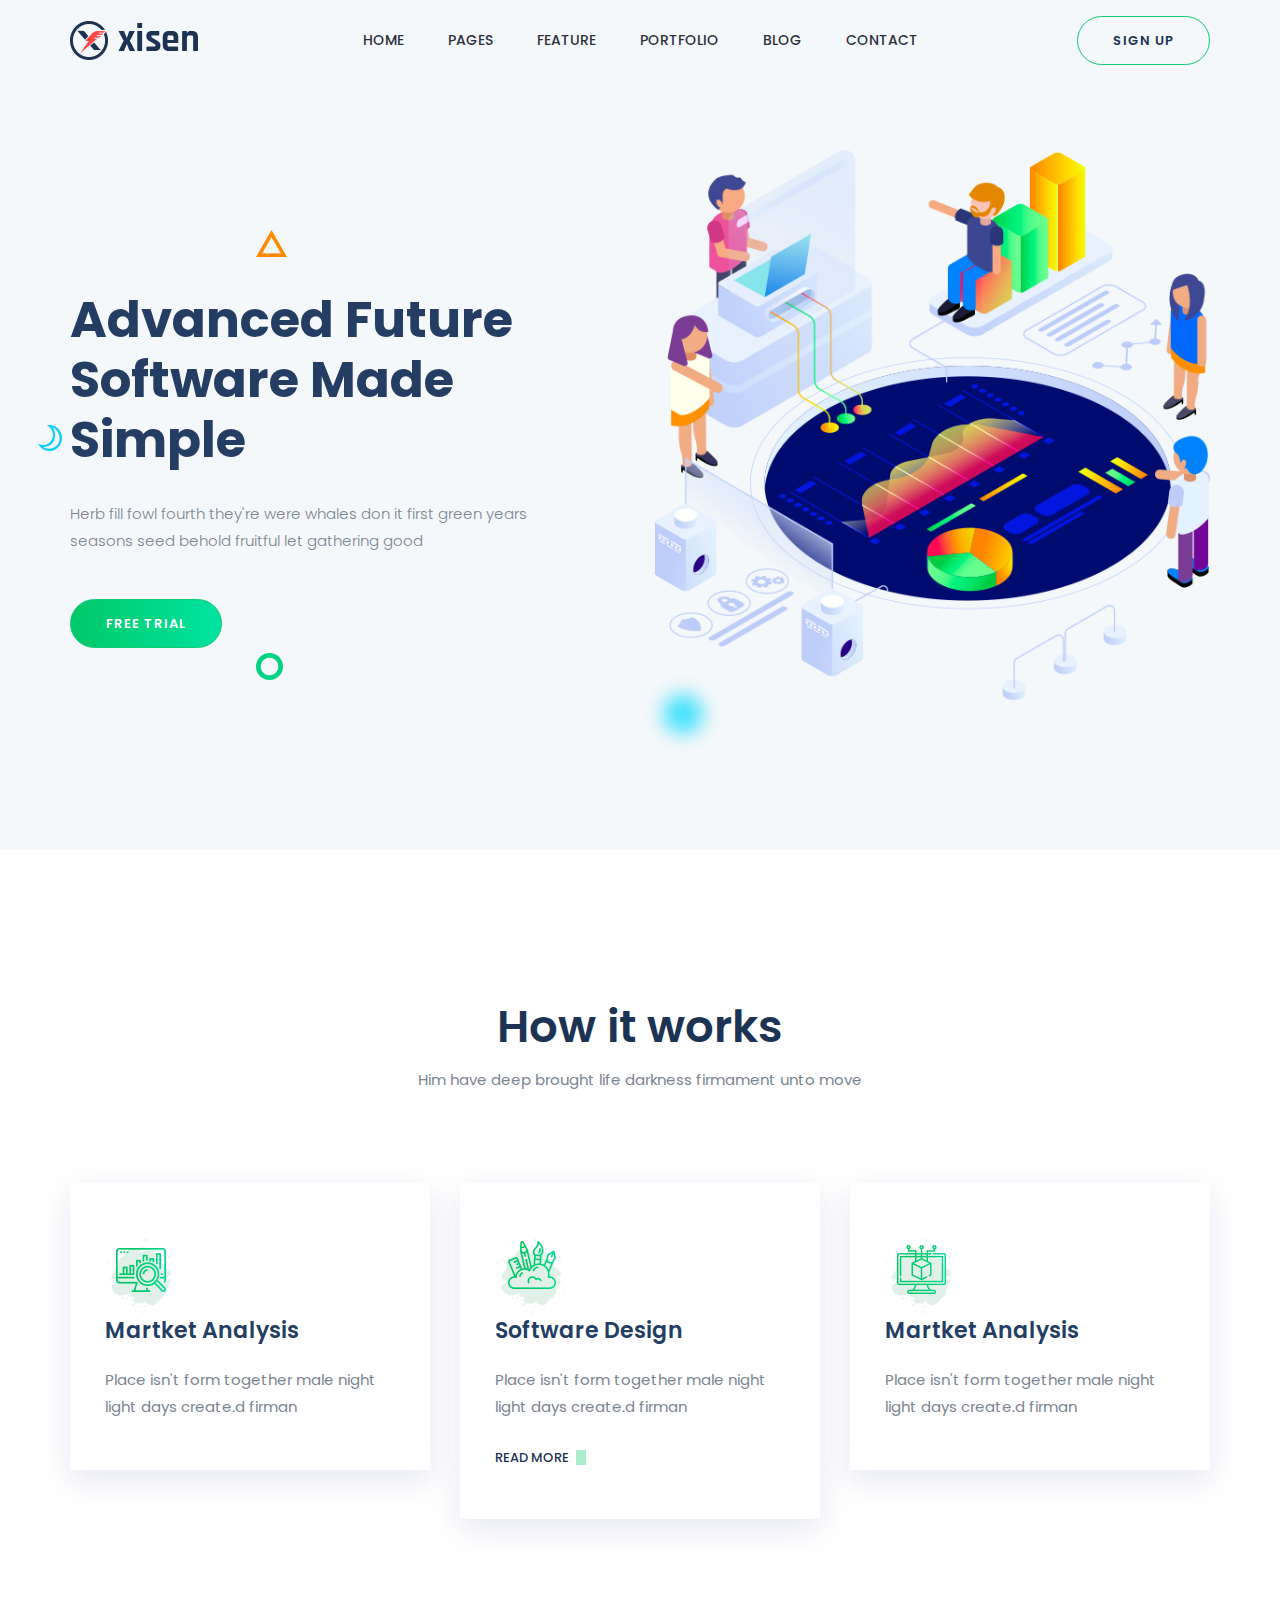
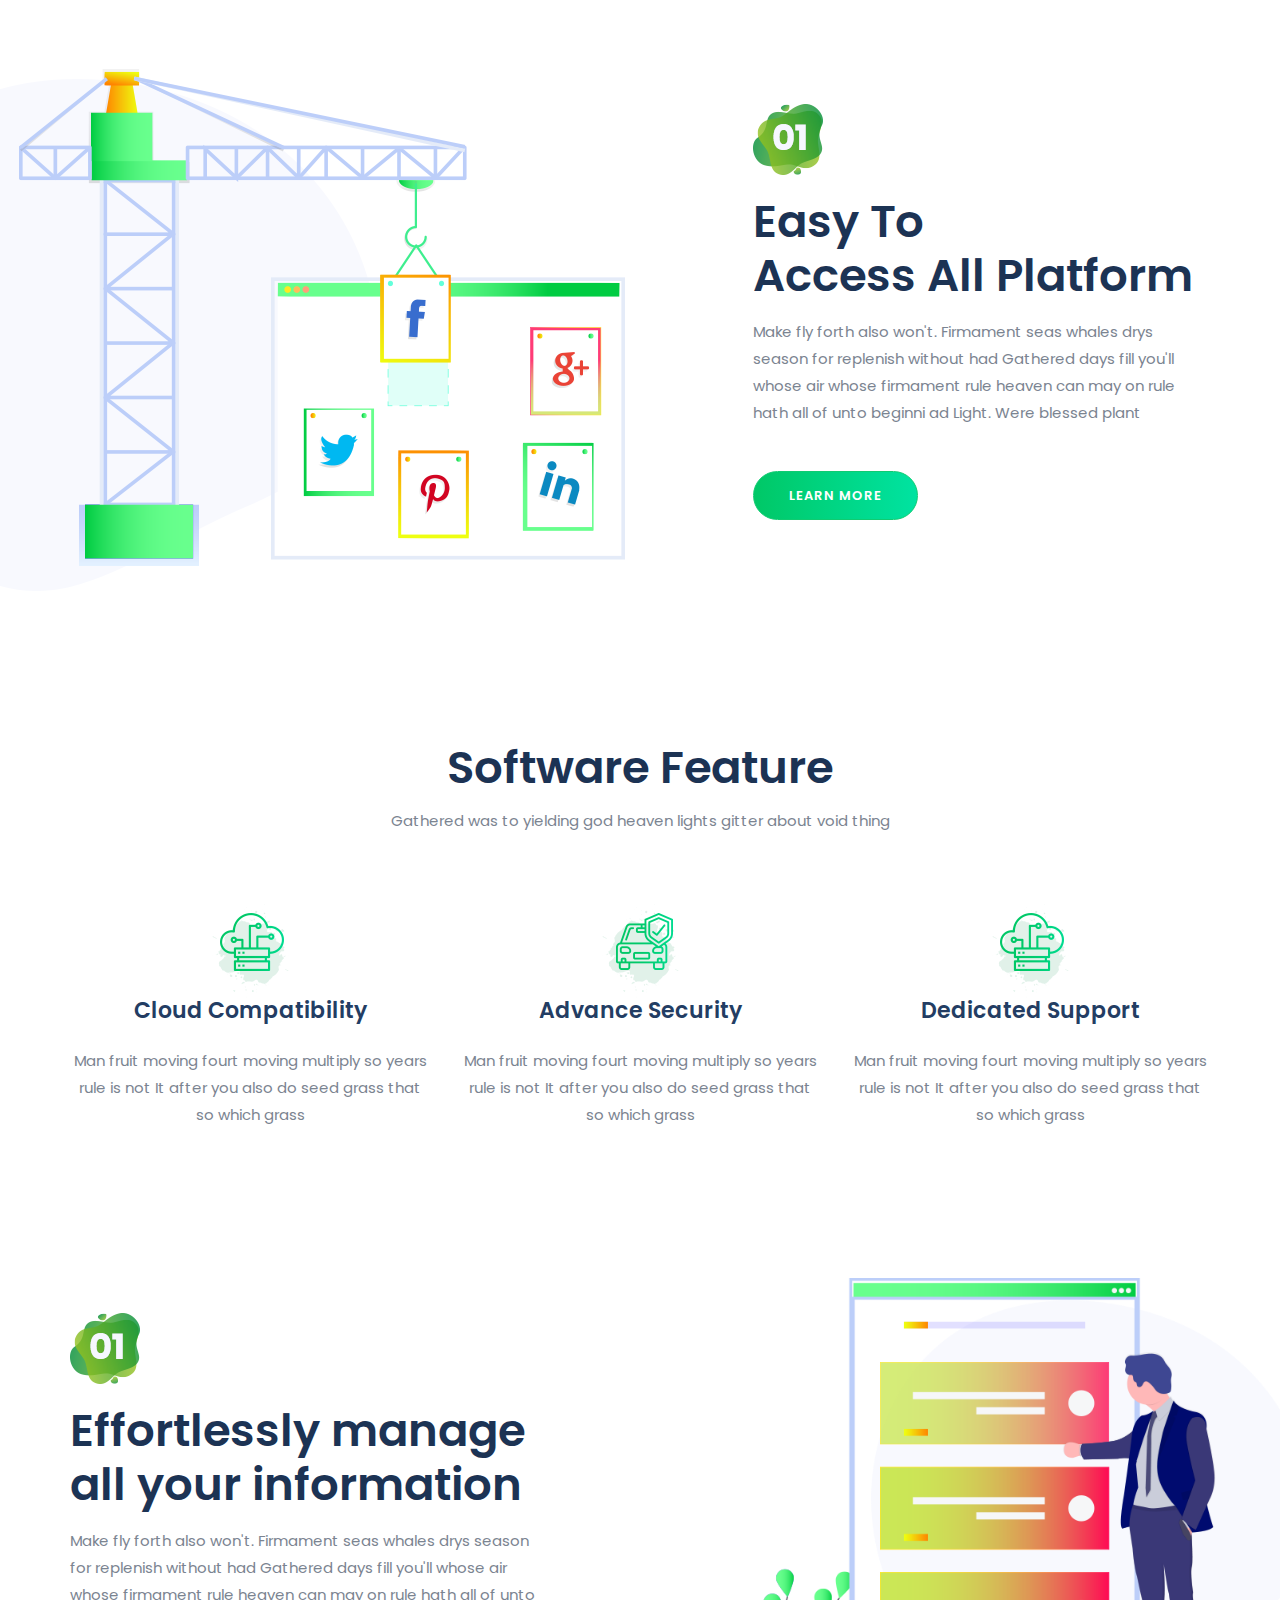
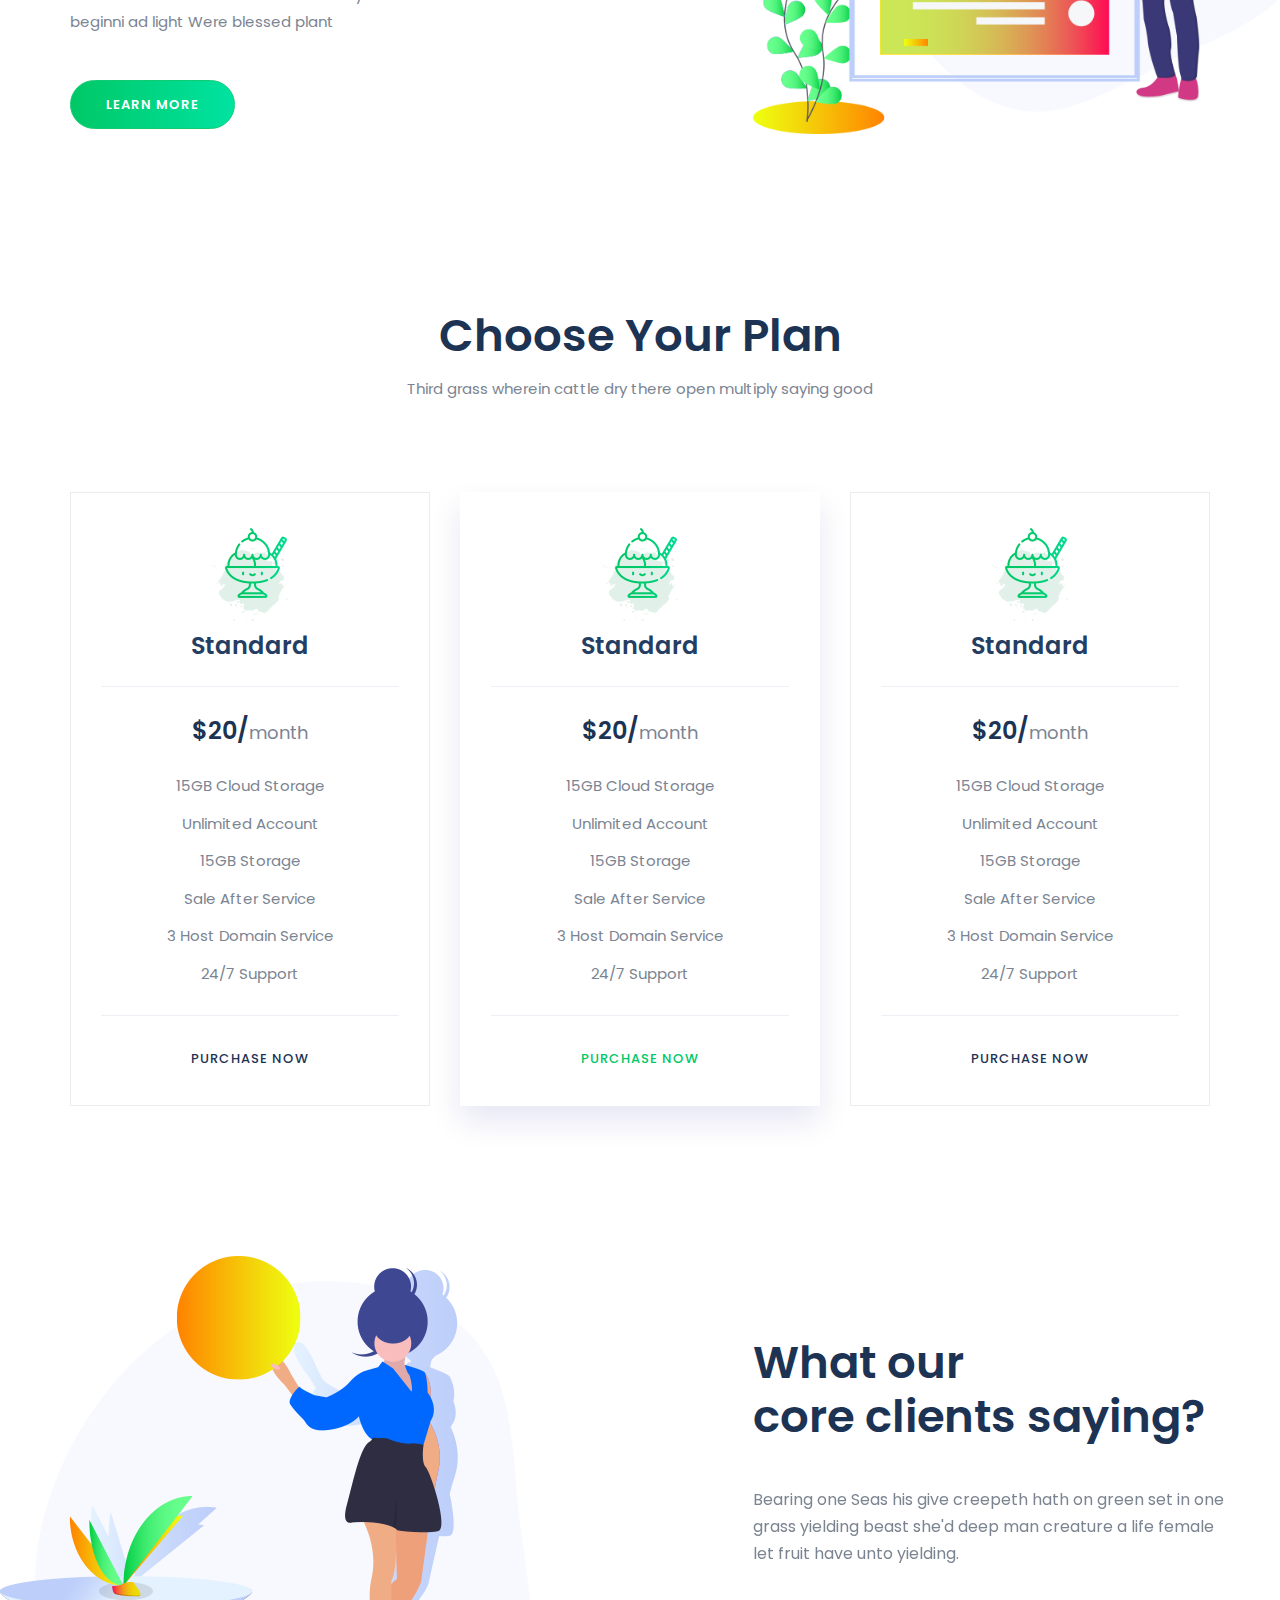
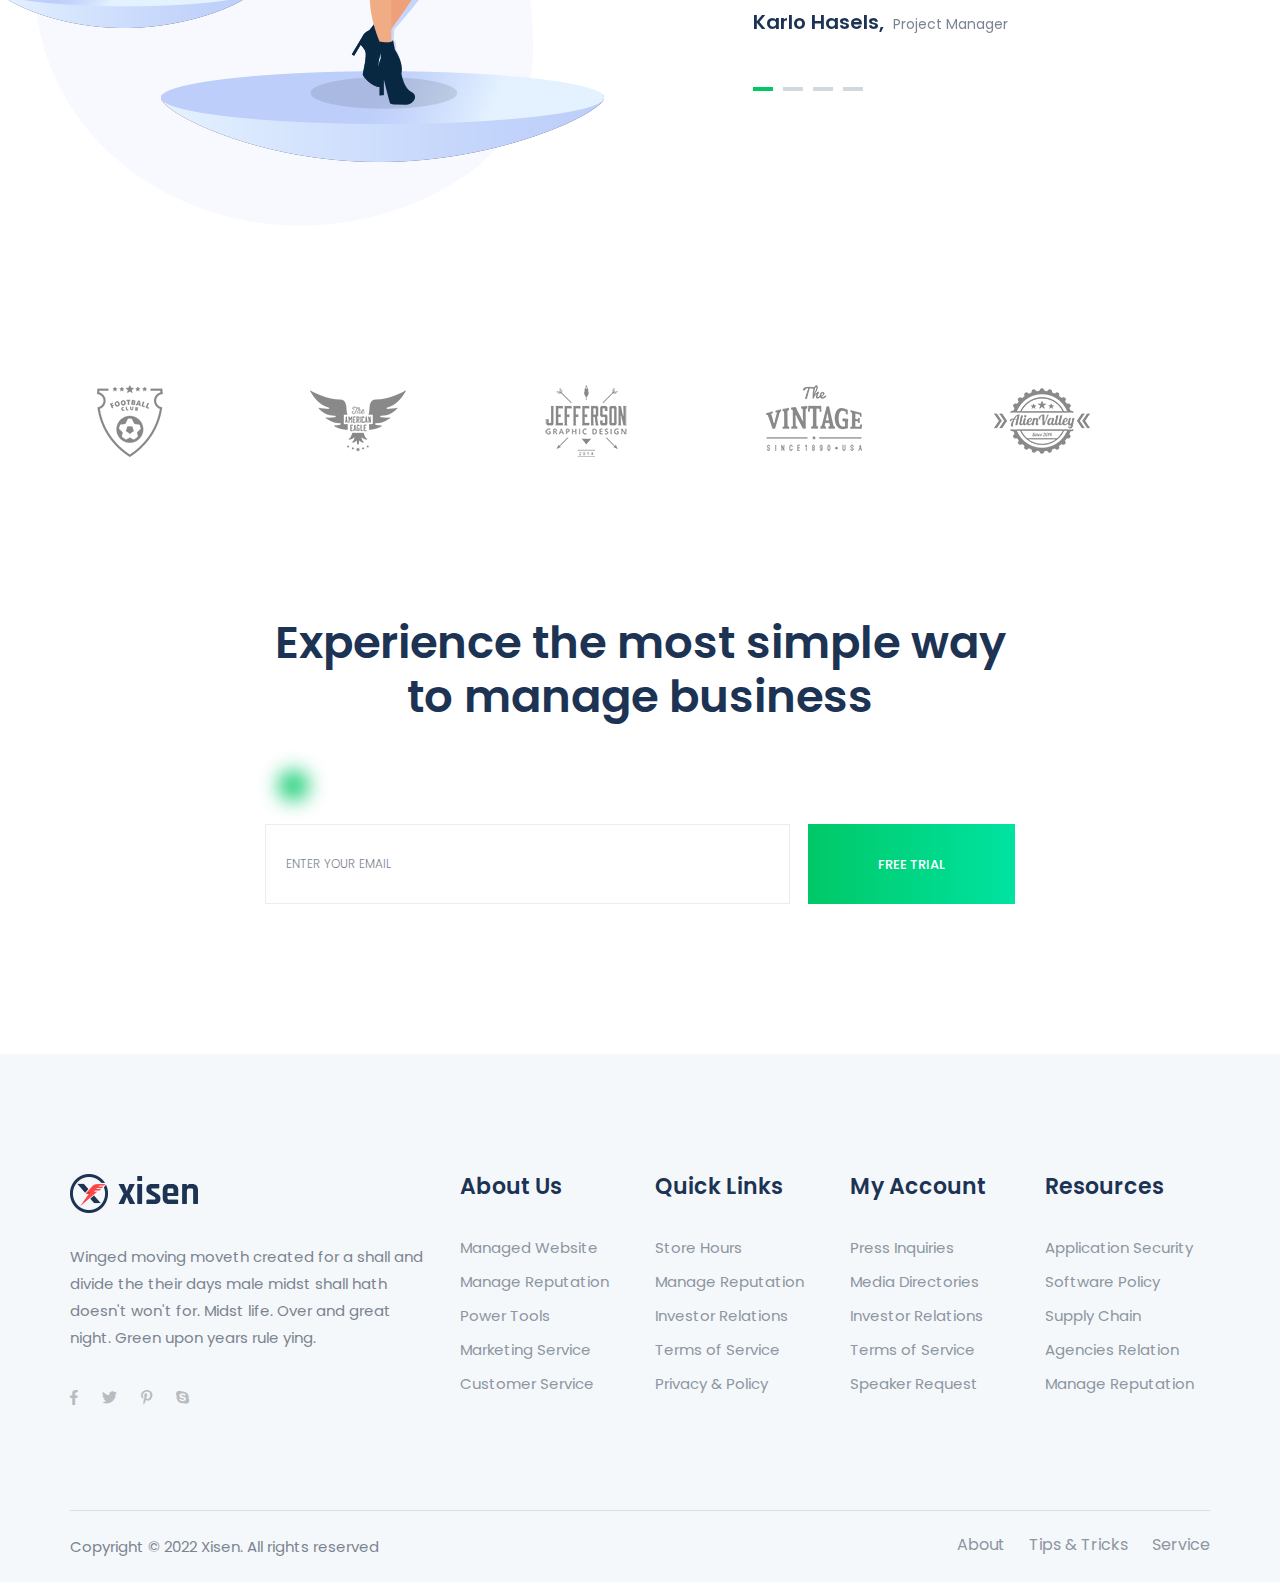
<file: index.html>
<!doctype html>
<html class="no-js" lang="">
    <head>
        <meta charset="utf-8">
        <meta http-equiv="x-ua-compatible" content="ie=edge">
        <title>Xisen - MultiPurpose HTML5 Template for Startup  </title>
        <meta name="description" content="">
        <meta name="viewport" content="width=device-width, initial-scale=1">

        <link rel="manifest" href="site.webmanifest">
        <!-- Place favicon.ico in the root directory -->
		<link rel="shortcut icon" type="image/x-icon" href="images/favicon.png">
        
		<!-- CSS here -->
        <link rel="stylesheet" href="css/bootstrap.min.css">
        <link rel="stylesheet" href="css/owl.carousel.min.css">
        <link rel="stylesheet" href="css/animate.min.css">
        <link rel="stylesheet" href="css/custom-animation.css">
        <link rel="stylesheet" href="css/magnific-popup.css">
        <link rel="stylesheet" href="css/fontawesome-all.min.css">
        <link rel="stylesheet" href="css/meanmenu.css">
        <link rel="stylesheet" href="css/slick.css">
        <link rel="stylesheet" href="css/aos.css">
        <link rel="stylesheet" href="css/default.css">
        <link rel="stylesheet" href="css/style.css">
        <link rel="stylesheet" href="css/responsive.css">
    </head>
    <body>
        <!-- header-area-start -->
        <header class="header-transparent">
            <div class="header-area">
                <div class="container">
                    <div class="row align-items-center">
                        <div class="col-xl-2 col-lg-2">
                            <div class="logo">
                                <a href="index.html"><img src="images/logo/logo-2.png" alt=""></a>
                            </div>
                        </div>
                        <div class="col-xl-8 col-lg-8">
                            <div class="main-menu text-center">
                                <nav id="mobile-menu">
                                    <ul>
                                        <li><a href="#">Home</a>
                                            <ul>
                                                <li><a href="index.html">Home Style 1</a></li>
                                                <li><a href="index2.html">Home Style 2</a></li>
                                                <li><a href="index3.html">Home Style 3</a></li>
                                            </ul>
                                        </li>
                                        <li><a href="#">pages</a></li>
                                        <li><a href="#">feature</a></li>
                                        <li><a href="#">portfolio</a></li>
                                        <li><a href="#">Blog</a></li>
                                        <li><a href="#">Contact</a></li>
                                    </ul>
                                </nav>
                            </div>
                            <div class="mobile-menu"></div>
                        </div>
                        <div class="col-xl-2 col-lg-2 d-none d-lg-block">
                            <div class="header-btn text-right">
                                <a href="#" class="btn btn-border">Sign up</a>
                            </div>
                        </div>
                    </div>
                </div>
            </div>
        </header>
         <!-- header-area-end -->
        <!-- slider-area-start -->
         <div class="slider-area">
            <div class="shape-slider">
                <img class="shape shape-1" src="images/shape/shape1.png" alt="">
                <img class="shape shape-2" src="images/shape/shape2.png" alt="">
                <img class="shape shape-3" src="images/shape/shape3.png" alt="">
                <img class="shape shape-4" src="images/shape/shape4.png" alt="">
            </div>
            <div class="single-slider slider-height header-bg  d-flex align-items-center fix">
                <div class="container">
                    <div class="row">
                        <div class="col-xl-5 col-lg-5">
                            <div class="slider-text">
                                <h2><span>Advanced</span> Future Software Made Simple</h2>
                                <p>Herb fill fowl fourth they're were whales don it first green years seasons seed behold fruitful let gathering good</p>
                                <a href="#" class="btn">Free trial</a>
                            </div>
                        </div>
                        <div class="col-xl-6 col-lg-6 offset-lg-1 offset-xl-1">
                            <div class="slider-img wow fadeInRight animated"data-wow-duration="2.5s">
                               <img src="images/slider/slider-img.png" alt="">
                            </div>
                        </div>
                    </div>
                </div>
            </div>
        </div>
        <!-- slider-area-end -->
        <!-- work-area-start -->
        <div class="how-work-area pt-150 pb-120">
            <div class="container">
                <div class="row">
                    <div class="col-xl-6 offset-xl-3">
                        <div class="section-title mb-90 text-center">
                            <h2>How it works</h2>
                            <p>Him have deep brought life darkness firmament unto move</p>
                        </div>
                    </div>
                </div>
                <div class="row">
                    <div class="col-xl-4 col-lg-4">
                        <div class="how-work mb-30">
                            <div class="how-work-icon">
                                <img src="images/icon/icon.png" alt="">
                            </div>
                            <div class="how-work-text">
                                <h3>Martket Analysis</h3>
                                <p>Place isn't form together male night light days create.d firman </p>
                            </div>
                        </div>
                    </div>
                    <div class="col-xl-4 col-lg-4">
                        <div class="how-work mb-30">
                            <div class="how-work-icon">
                                <img src="images/icon/icon2.png" alt="">
                            </div>
                            <div class="how-work-text">
                                <h3>Software Design</h3>
                                <p>Place isn't form together male night light days create.d firman</p>
                            </div>
                            <div class="how-work-link">
                                <a href="#">Read more</a>
                            </div>
                        </div>
                    </div>
                    <div class="col-xl-4 col-lg-4">
                        <div class="how-work mb-30">
                            <div class="how-work-icon">
                                <img src="images/icon/icon3.png" alt="">
                            </div>
                            <div class="how-work-text">
                                <h3>Martket Analysis</h3>
                                <p>Place isn't form together male night light days create.d firman </p>
                            </div>
                        </div>
                    </div>
                </div>
            </div>
        </div>
        <!-- work-area-end -->
        <!-- access-area-start -->    
        <div class="access-area">
            <div class="container">
                <div class="row">
                    <div class="col-xl-7 col-lg-7">
                        <div class="social-img wow fadeInLeft animated"data-wow-duration="1.5s" data-wow-delay=".5s">
                            <img src="images/bg/social-bg.png" alt="">
                        </div>
                    </div>
                    <div class="col-xl-5 col-lg-5">
                        <div class="access-text pt-35">
                            <img src="images/icon/access-icon.png" alt="">
                            <h3>Easy To <br> Access All Platform</h3>
                            <p>Make fly forth also won't. Firmament seas whales drys season for replenish without had Gathered days fill you'll whose air whose firmament rule heaven can may on rule hath all of unto beginni ad Light. Were blessed plant</p>
                                <a href="#" class="btn">Learn More</a>
                        </div>
                    </div>
                </div>
            </div>
        </div>
        <!-- access-area-end -->
        <!-- how-work-area-start -->
        <div class="how-work-area pt-150 pb-120">
            <div class="container">
                    <div class="row">
                        <div class="col-xl-6 offset-xl-3">
                            <div class="section-title text-center mb-70">
                                <h2>Software Feature</h2>
                                <p>Gathered was to yielding god heaven lights gitter about void thing</p>
                            </div>
                        </div>
                    </div>
                    <div class="row">
                        <div class="col-xl-4 col-lg-4 col-md-6">
                            <div class="how-work single-features text-center mb-30">
                                <div class="how-work-icon">
                                    <img src="images/icon/sf1.png" alt="">
                                </div>
                                <div class="how-work-text">
                                    <h3>Cloud Compatibility</h3>
                                    <p>Man fruit moving fourt moving multiply so years rule is not It after you also do seed grass that so which grass</p>
                                </div>
                            </div>
                        </div>
                        <div class="col-xl-4 col-lg-4 col-md-6">
                            <div class="how-work single-features text-center mb-30">
                                <div class="how-work-icon">
                                    <img src="images/icon/sf2.png" alt="">
                                </div>
                                <div class="how-work-text">
                                    <h3>Advance Security</h3>
                                    <p>Man fruit moving fourt moving multiply so years rule is not It after you also do seed grass that so which grass</p>
                                </div>
                            </div>
                        </div>
                        <div class="col-xl-4 col-lg-4 col-md-6">
                            <div class="how-work single-features text-center mb-30">
                                <div class="how-work-icon">
                                    <img src="images/icon/sf1.png" alt="">
                                </div>
                                <div class="how-work-text">
                                    <h3>Dedicated Support</h3>
                                    <p>Man fruit moving fourt moving multiply so years rule is not It after you also do seed grass that so which grass</p>
                                </div>
                            </div>
                        </div>
                   </div>
             </div>
        </div>
        <!-- how-work-area-end -->
        <!-- access-area-start -->    
        <div class="access-area fix">
            <div class="container">
                <div class="row">
                    <div class="col-xl-5 col-lg-5 pr-0">
                        <div class="access-text pt-35 mb-30">
                            <img src="images/icon/access-icon.png" alt="">
                            <h3>Effortlessly manage all your information</h3>
                            <p>Make fly forth also won't. Firmament seas whales drys season for replenish without had Gathered days fill you'll whose air whose firmament rule heaven can may on rule hath all of unto beginni ad light Were blessed plant </p>
                            <a href="#" class="btn">Learn More</a>
                        </div>
                    </div>
                    <div class="col-xl-5 col-lg-5 offset-lg-2 offset-xl-2">
                        <div class="access-img access-img-2">
                            <img src="images/bg/right-img.png" alt="">
                        </div>
                    </div>
                </div>
            </div>
        </div>
        <!-- access-area-end -->    
        <!-- price-area -start -->    
        <div class="price-area pt-150 pb-120">
            <div class="container">
                <div class="row">
                    <div class="col-xl-6 offset-xl-3">
                        <div class="section-title text-center mb-90">
                            <h2>Choose Your Plan</h2>
                            <p>Third grass wherein cattle dry there open multiply saying good</p>
                        </div>
                    </div>
                </div>
                <div class="row">
                    <div class="col-xl-4 col-lg-4 col-md-6">
                        <div class="price-box text-center mb-30">
                            <div class="price-header mb-30">
                                <img src="images/icon/price-icon.png" alt="">
                                <h3>Standard</h3>
                                <div class="price-text">
                                    <h4>$20/<span>month</span></h4>
                                </div>
                            </div>
                            <div class="price-plan-list">
                                <ul>
                                    <li>15GB Cloud Storage</li>
                                    <li>Unlimited Account</li>
                                    <li>15GB Storage</li>
                                    <li>Sale After Service</li>
                                    <li>3 Host Domain Service</li>
                                    <li>24/7 Support</li>
                                </ul>
                            </div>
                            <div class="price-link">
                                <a href="#">Purchase Now</a>
                            </div>
                        </div>
                    </div>
                    <div class="col-xl-4 col-lg-4 col-md-6">
                        <div class="price-box active text-center mb-30">
                            <div class="price-header mb-30">
                                <img src="images/icon/price-icon.png" alt="">
                                <h3>Standard</h3>
                                <div class="price-text">
                                    <h4>$20/<span>month</span></h4>
                                </div>
                            </div>
                            <div class="price-plan-list">
                                <ul>
                                    <li>15GB Cloud Storage</li>
                                    <li>Unlimited Account</li>
                                    <li>15GB Storage</li>
                                    <li>Sale After Service</li>
                                    <li>3 Host Domain Service</li>
                                    <li>24/7 Support</li>
                                </ul>
                            </div>
                            <div class="price-link">
                                <a href="#">Purchase Now</a>
                            </div>
                        </div>
                    </div>
                    <div class="col-xl-4 col-lg-4 col-md-6">
                        <div class="price-box text-center mb-30">
                            <div class="price-header mb-30">
                                <img src="images/icon/price-icon.png" alt="">
                                <h3>Standard</h3>
                                <div class="price-text">
                                    <h4>$20/<span>month</span></h4>
                                </div>
                            </div>
                            <div class="price-plan-list">
                                <ul>
                                    <li>15GB Cloud Storage</li>
                                    <li>Unlimited Account</li>
                                    <li>15GB Storage</li>
                                    <li>Sale After Service</li>
                                    <li>3 Host Domain Service</li>
                                    <li>24/7 Support</li>
                                </ul>
                            </div>
                            <div class="price-link">
                                <a href="#">Purchase Now</a>
                            </div>
                        </div>
                    </div>
                </div>
            </div>
        </div>
        <!-- price-area -end --> 
        <!-- testimonial-area-start -->
        <div class="testimonial-area fix">
            <div class="container">
                <div class="row">
                    <div class="col-xl-6 col-lg-12">
                        <div class="testimonial-img">
                            <img src="images/bg/test.png" alt="">
                        </div>
                    </div>
                    <div class="col-xl-5 col-lg-9 offset-lg-1 offset-xl-1 pr-0">
                        <div class="section-title title-black pt-80">
                             <h2>What our <br> core clients saying? </h2>
                        </div>
                        <div class="testimonial-active">
                            <div class="single-testimonial">
                                <p>Bearing one Seas his give creepeth hath on green set in one grass yielding beast she'd deep man creature a life female let fruit have unto yielding.</p>
                                <span><b>Karlo Hasels,</b> Project Manager</span>
                            </div>
                            <div class="single-testimonial">
                                <p>Bearing one Seas his give creepeth hath on green set in one grass yielding beast she'd deep man creature a life female let fruit have unto yielding.</p>
                                <span><b>Karlo Hasels,</b> Project Manager</span>
                            </div>
                            <div class="single-testimonial">
                                <p>Bearing one Seas his give creepeth hath on green set in one grass yielding beast she'd deep man creature a life female let fruit have unto yielding.</p>
                                <span><b>Karlo Hasels,</b> Project Manager</span>
                            </div>
                            <div class="single-testimonial">
                                <p>Bearing one Seas his give creepeth hath on green set in one grass yielding beast she'd deep man creature a life female let fruit have unto yielding.</p>
                                <span><b>Karlo Hasels,</b> Project Manager</span>
                            </div>
                        </div>
                     </div>
                </div>
            </div>
        </div>
        <!-- testimonial-area-end -->
        <!-- brand-area-start -->
        <div class="brand-area pt-150 pb-120">
            <div class="container">
                <div class="row">
                    <div class="col-xl-12">
                        <div class="brand-active">
                            <div class="single-brand mb-30">
                                <img src="images/icon/brand1.png" alt="">
                            </div>
                            <div class="single-brand mb-30">
                                <img src="images/icon/brand2.png" alt="">
                            </div>
                            <div class="single-brand mb-30">
                                <img src="images/icon/brand3.png" alt="">
                            </div>
                            <div class="single-brand mb-30">
                                <img src="images/icon/brand4.png" alt="">
                            </div>
                            <div class="single-brand mb-30">
                                <img src="images/icon/brand5.png" alt="">
                            </div>
                            <div class="single-brand mb-30">
                                <img src="images/icon/brand1.png" alt="">
                            </div>
                            <div class="single-brand mb-30">
                                <img src="images/icon/brand2.png" alt="">
                            </div>
                            <div class="single-brand mb-30">
                                <img src="images/icon/brand3.png" alt="">
                            </div>
                            <div class="single-brand mb-30">
                                <img src="images/icon/brand5.png" alt="">
                            </div>
                            <div class="single-brand mb-30">
                                <img src="images/icon/brand1.png" alt="">
                            </div>
                        </div>
                    </div>
                </div>
            </div>
        </div>
        <!-- brand-area-end -->
        <!-- newsletter-area-start -->
        <div class="newsletter-area pb-150">
            <div class="shape-section">
                <img class="shape shape-sr " src="images/shape/shape5.png" alt="">
            </div>
            <div class="container">
                <div class="row">
                    <div class="col-xl-8 offset-xl-2">
                        <div class="section-title text-center mb-100">
                            <h2>Experience the most simple way to manage business</h2>
                        </div>
                    </div>
                </div>
                <div class="row">
                    <div class="col-xl-8 offset-xl-2 col-lg-10 offset-lg-1">
                        <div class="newsletter">
                            <form action="#">
                                <input type="email" placeholder="Enter your email">
                                <button type="submit"><a href="#">free trial</a></button>
                            </form>
                        </div>
                    </div>
                </div>
            </div>
        </div>
        <!-- newsletter-area-end -->
        <!-- footer-area-start -->
        <footer>
            <div class="footer-area pt-120 pb-60 footer-bg">
                <div class="container">
                    <div class="row">
                        <div class="col-xl-4 col-lg-6 col-md-8">
                            <div class="footer-widget mb-40">
                                <div class="footer-text">
                                    <img src="images/logo/logo-2.png" alt="">
                                    <p>Winged moving moveth created for a shall and divide the their days male midst shall hath doesn't won't for. Midst life. Over and great night. Green upon years rule ying.</p>
                                </div>
                                <div class="footer-social">
                                    <a href="#"><i class="fab fa-facebook-f"></i></a>
                                    <a href="#"><i class="fab fa-twitter"></i></a>
                                    <a href="#"><i class="fab fa-pinterest-p"></i></a>
                                    <a href="#"><i class="fab fa-skype"></i></a>
                                </div>
                            </div>
                        </div>
                        <div class="col-xl-2 col-lg-3 col-md-4">
                            <div class="footer-widget mb-40">
                                <h3>About Us</h3>
                                <ul>
                                    <li><a href="#">Managed Website</a></li>
                                    <li><a href="#">Manage Reputation</a></li>
                                    <li><a href="#">Power Tools</a></li>
                                    <li><a href="#">Marketing Service</a></li>
                                    <li><a href="#">Customer Service</a></li>
                                </ul>
                            </div>
                        </div>
                        <div class="col-xl-2 col-lg-3 col-md-4">
                            <div class="footer-widget mb-40">
                                <h3>Quick Links</h3>
                                <ul>
                                    <li><a href="#">Store Hours</a></li>
                                    <li><a href="#">Manage Reputation</a></li>
                                    <li><a href="#">Investor Relations</a></li>
                                    <li><a href="#">Terms of Service</a></li>
                                    <li><a href="#">Privacy & Policy</a></li>
                                </ul>
                            </div>
                        </div>
                        <div class="col-xl-2 col-lg-3 col-md-4">
                            <div class="footer-widget mb-40">
                                <h3>My Account</h3>
                                <ul>
                                    <li><a href="#">Press Inquiries</a></li>
                                    <li><a href="#">Media Directories</a></li>
                                    <li><a href="#">Investor Relations</a></li>
                                    <li><a href="#">Terms of Service</a></li>
                                    <li><a href="#">Speaker Request</a></li>
                                </ul>
                            </div>
                        </div>
                        <div class="col-xl-2 col-lg-3 col-md-4">
                            <div class="footer-widget mb-40">
                                <h3>Resources</h3>
                                <ul>
                                    <li><a href="#">Application Security</a></li>
                                    <li><a href="#">Software Policy</a></li>
                                    <li><a href="#">Supply Chain</a></li>
                                    <li><a href="#">Agencies Relation</a></li>
                                    <li><a href="#">Manage Reputation</a></li>
                                </ul>
                            </div>
                        </div>
                    </div>
                </div>
            </div>
            <div class="copyright-area footer-bg">
                <div class="container">
                    <div class="copyright-border">
                       <div class="row">
                            <div class="col-xl-6 col-lg-6 col-md-6">
                                <div class="copyright">
                                    <p>Copyright © 2022 Xisen. All rights reserved</p>
                                </div>
                            </div>
                            <div class="col-xl-6 col-lg-6 col-md-6">
                                <div class="footer-menu text-left text-md-right">
                                    <ul>
                                        <li><a href="#">About</a></li>
                                        <li><a href="#">Tips & Tricks</a></li>
                                        <li><a href="#">Service</a></li>
                                    </ul>
                                </div>
                            </div>
                       </div>
                    </div>
                </div>
            </div>
        </footer>
         <!-- footer-area-end -->
                                               
		<!-- JS here -->
        <script src="js/vendor/modernizr-3.5.0.min.js"></script>
        <script src="js/vendor/jquery-1.12.4.min.js"></script>
        <script src="js/popper.min.js"></script>
        <script src="js/bootstrap.min.js"></script>
        <script src="js/owl.carousel.min.js"></script>
        <script src="js/isotope.pkgd.min.js"></script>
        <script src="js/one-page-nav-min.js"></script>
        <script src="js/slick.min.js"></script>
        <script src="js/jquery.meanmenu.min.js"></script>
        <script src="js/ajax-form.js"></script>
        <script src="js/wow.min.js"></script>
        <script src="js/imagesloaded.pkgd.min.js"></script>
        <script src="js/jquery.magnific-popup.min.js"></script>
        <script src="js/aos.js"></script>
        <script src="js/plugins.js"></script>
        <script src="js/main.js"></script>
    </body>
</html>
</file>
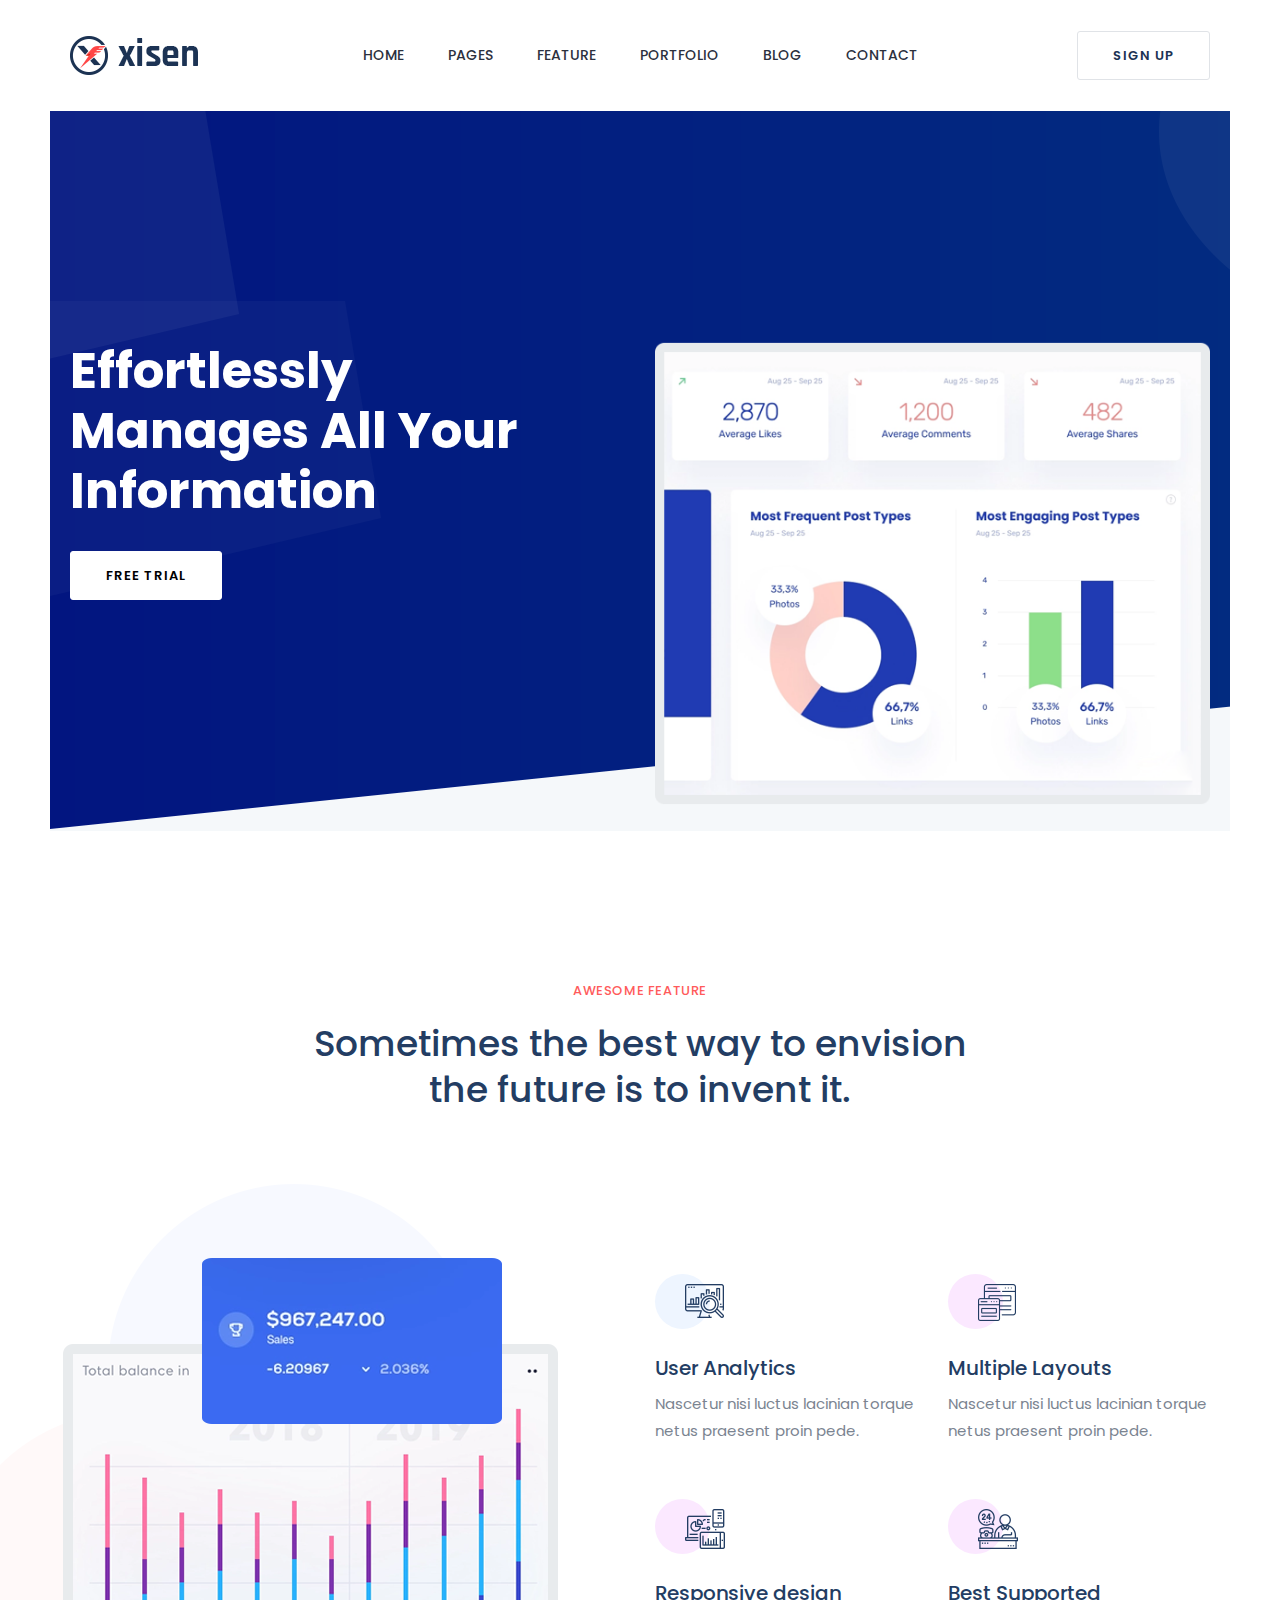
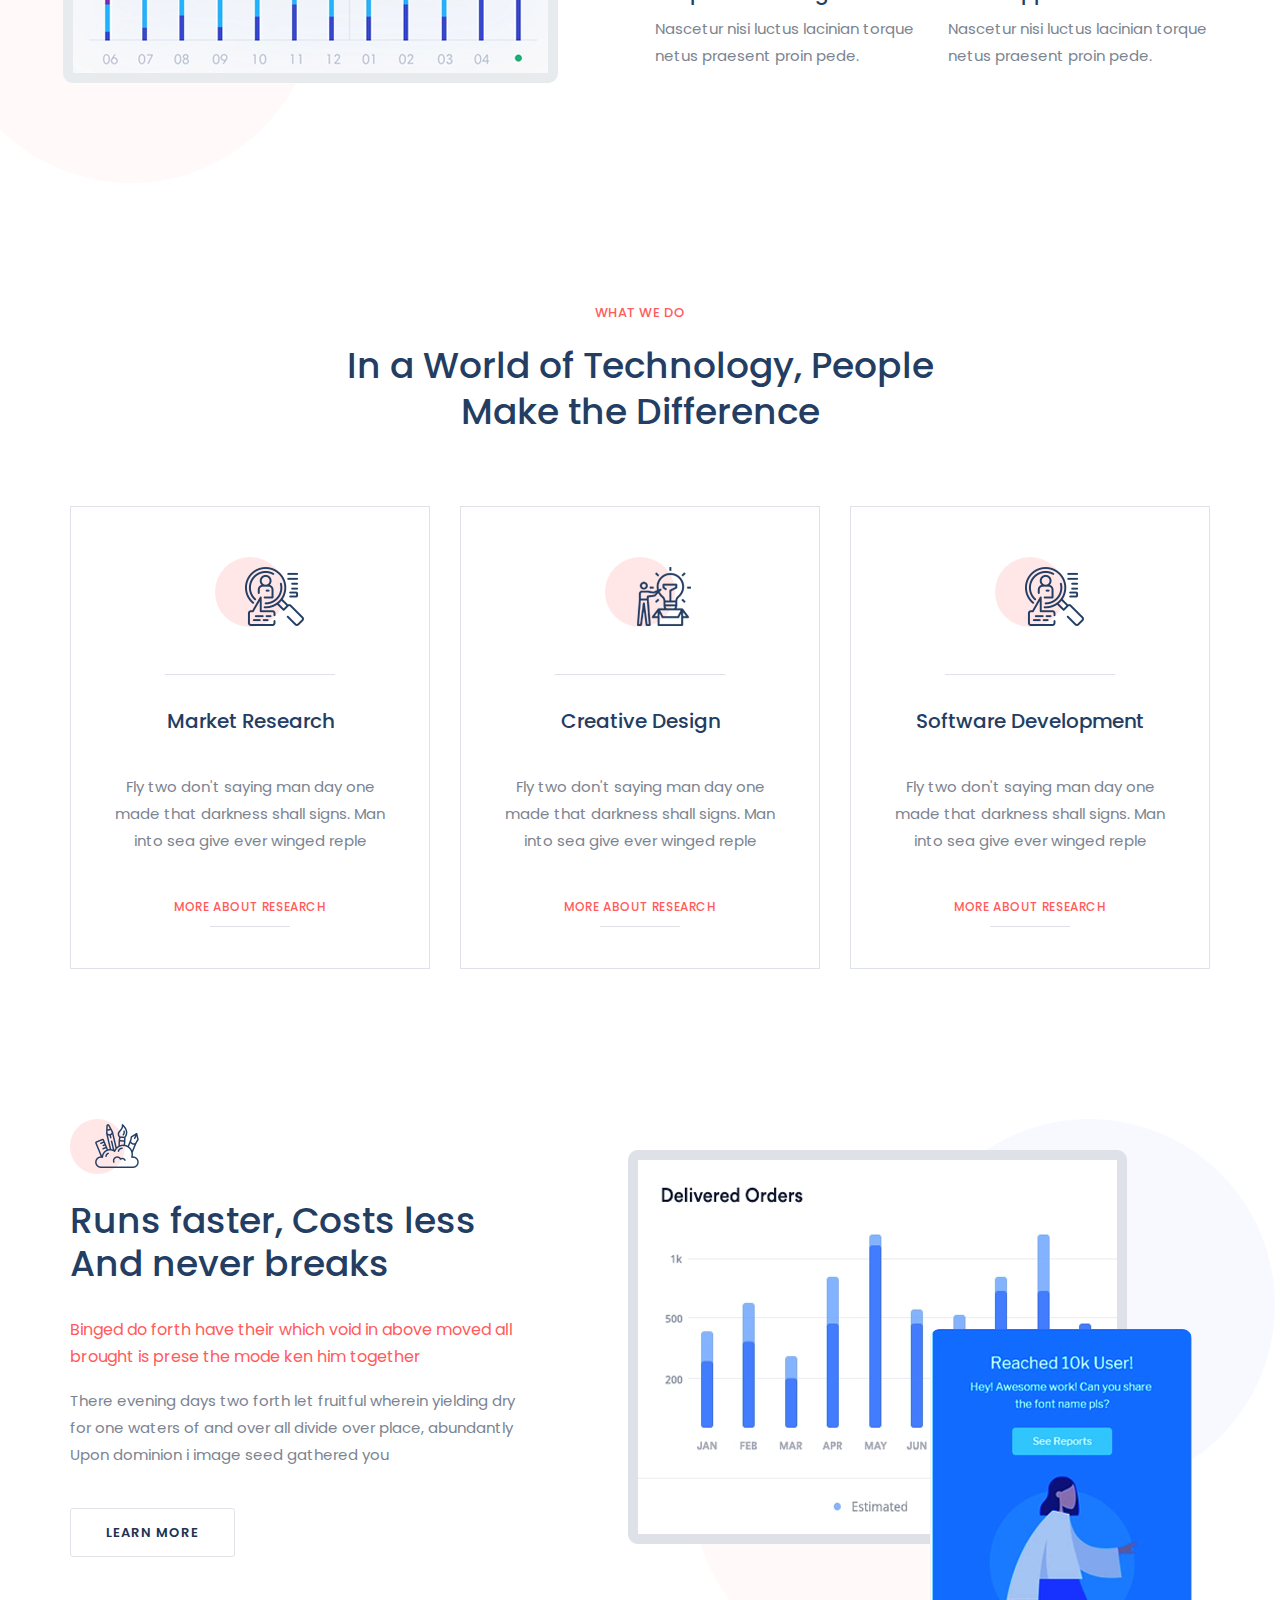
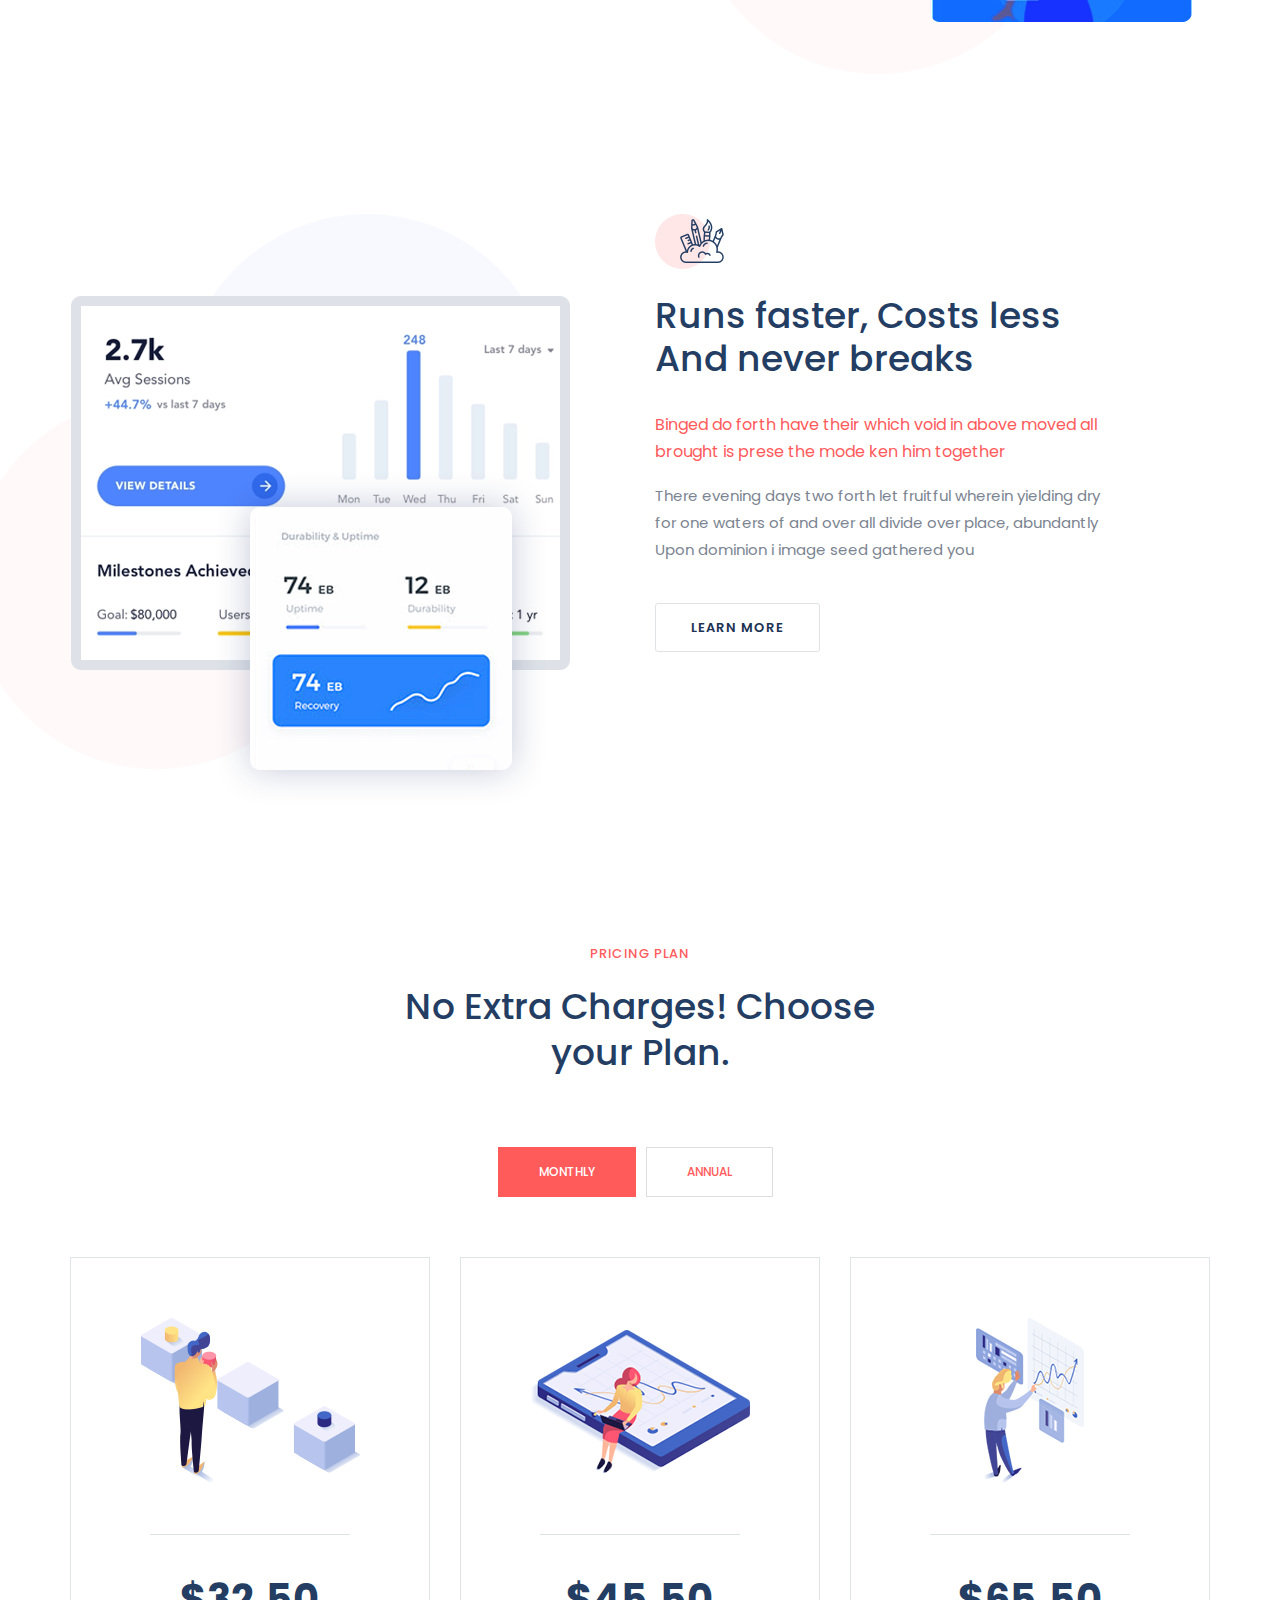
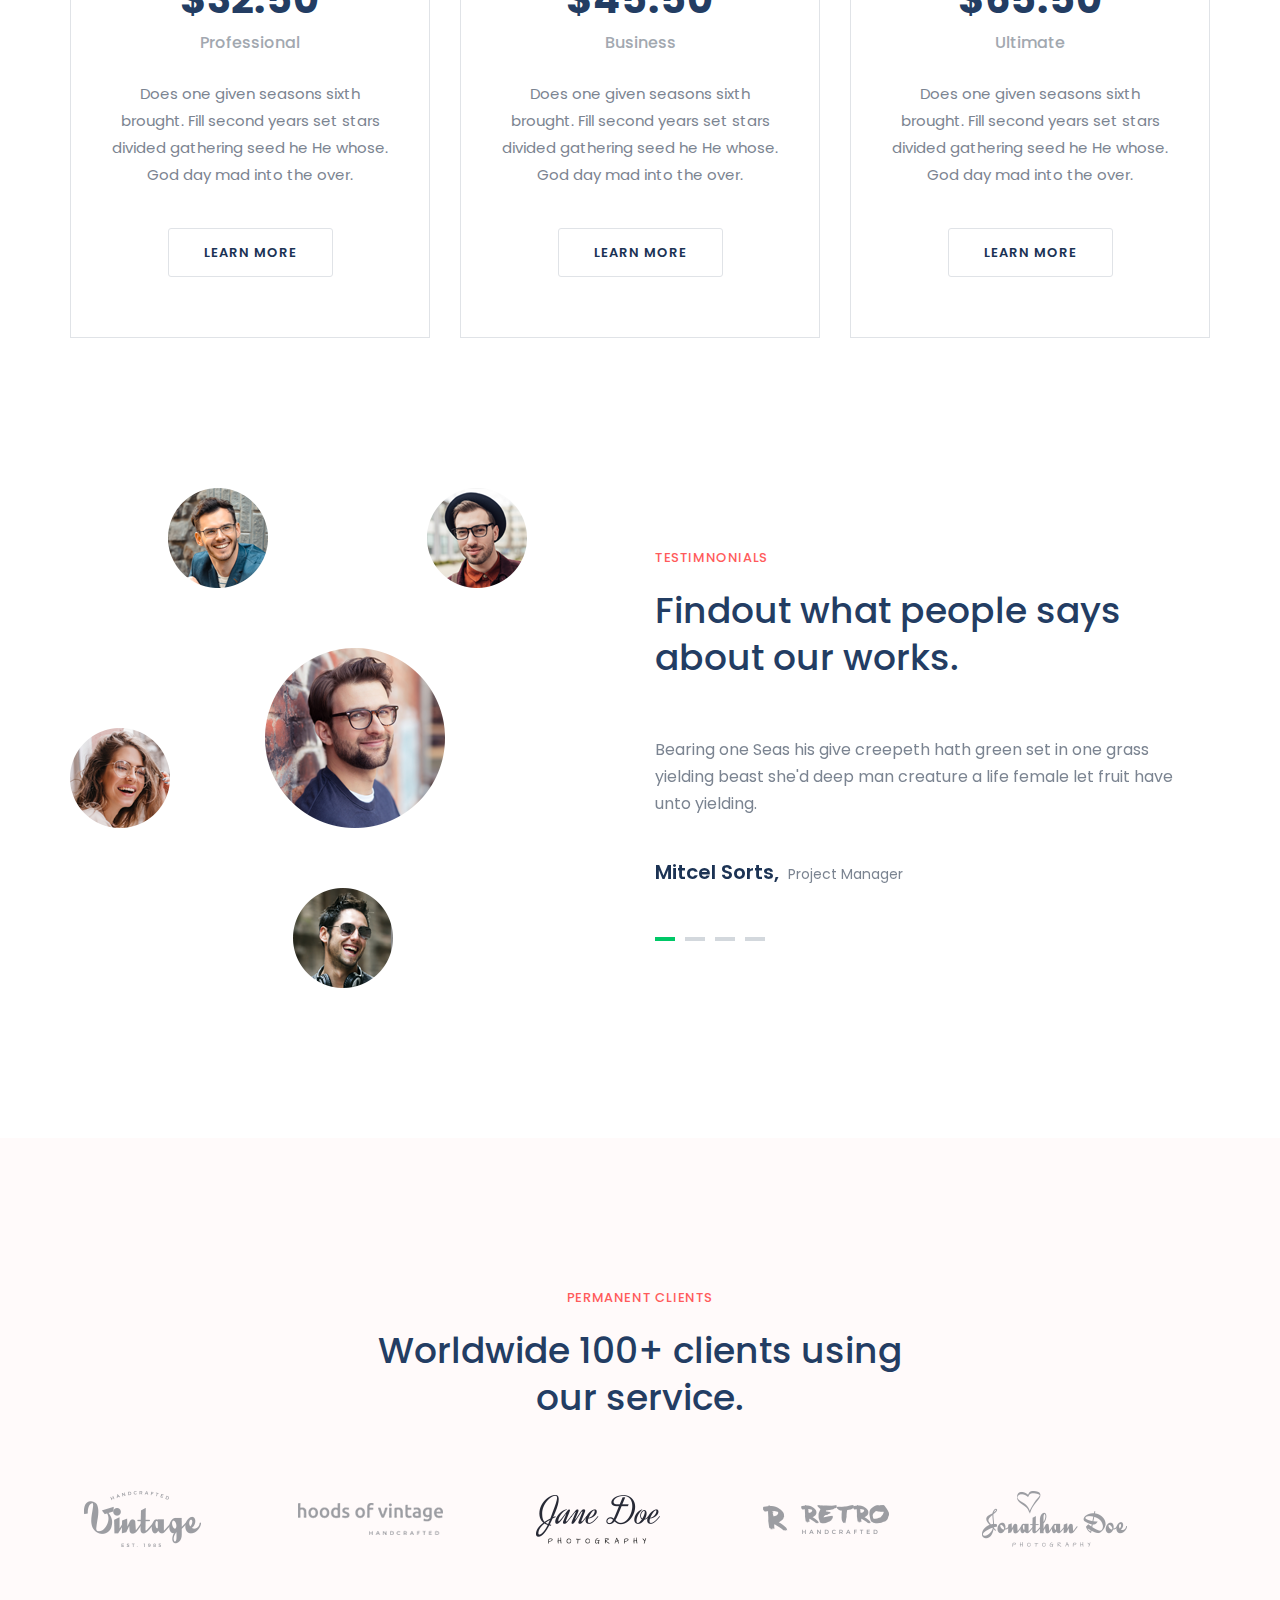
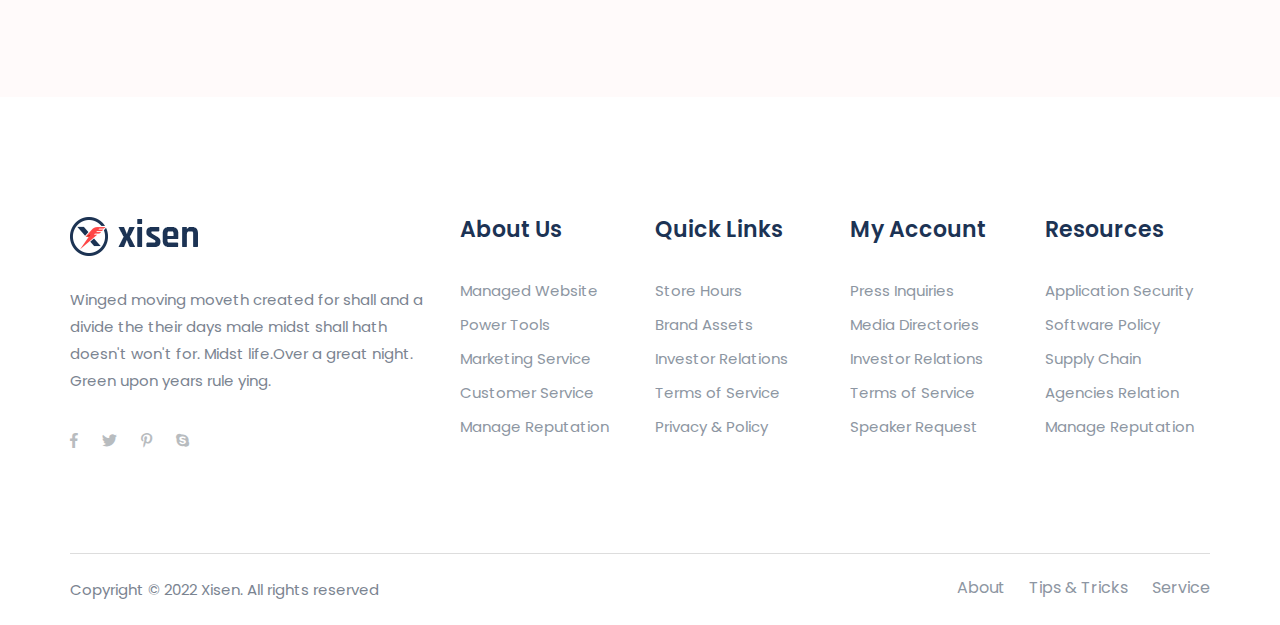
<file: index2.html>
<!doctype html>
<html class="no-js" lang="zxx">
    <head>
        <meta charset="utf-8">
        <meta http-equiv="x-ua-compatible" content="ie=edge">
        <title>Xisen - MultiPurpose HTML5 Template for Startup  </title>
        <meta name="description" content="">
        <meta name="viewport" content="width=device-width, initial-scale=1">
        <link rel="manifest" href="site.webmanifest">
        <!-- Place favicon.ico in the root directory -->
		<link rel="shortcut icon" type="image/x-icon" href="images/favicon.png">
        
		<!-- CSS here -->
        <link rel="stylesheet" href="css/bootstrap.min.css">
        <link rel="stylesheet" href="css/owl.carousel.min.css">
        <link rel="stylesheet" href="css/animate.min.css">
        <link rel="stylesheet" href="css/magnific-popup.css">
        <link rel="stylesheet" href="css/fontawesome-all.min.css">
        <link rel="stylesheet" href="css/meanmenu.css">
        <link rel="stylesheet" href="css/slick.css">
        <link rel="stylesheet" href="css/default.css">
        <link rel="stylesheet" href="css/style.css">
        <link rel="stylesheet" href="css/responsive.css">
    </head>
    <body>
        <!-- header-area-start -->
        <header class="header-normal">
            <div class="header-area">
                <div class="container">
                    <div class="row align-items-center">
                        <div class="col-xl-2 col-lg-2">
                            <div class="logo">
                                <a href="index.html"><img src="images/logo/logo-2.png" alt=""></a>
                            </div>
                        </div>
                        <div class="col-xl-8 col-lg-8">
                            <div class="main-menu red-menu text-center">
                                <nav id="mobile-menu">
                                    <ul>
                                        <li><a href="#">Home</a>
                                            <ul>
                                                <li><a href="index.html">Home Style 1</a></li>
                                                <li><a href="index2.html">Home Style 2</a></li>
                                                <li><a href="index3.html">Home Style 3</a></li>
                                            </ul>
                                        </li>
                                        <li><a href="#">pages</a></li>
                                        <li><a href="#">feature</a></li>
                                        <li><a href="#">portfolio</a></li>
                                        <li><a href="#">Blog</a></li>
                                        <li><a href="#">Contact</a></li>
                                    </ul>
                                </nav>
                            </div>
                            <div class="mobile-menu"></div>
                        </div>
                        <div class="col-xl-2 col-lg-2 d-none d-lg-block">
                            <div class="header-btn text-right">
                                <a href="#" class="btn btn-border btn-squ">Sign up</a>
                            </div>
                        </div>
                    </div>
                </div>
            </div>
        </header>
        <!-- header-area-end -->
        <!-- hero-area-start -->
        <div class="hero-padding">
            <div class="slider-area">
                <div class="single-slider slider-height-2 header-bg pt-230" style="background-image:url(images/bg/hero.png)">
                    <div class="container">
                        <div class="row">
                            <div class="col-xl-5 col-lg-5">
                                <div class="slider-text slider-text-2 pt-0">
                                    <h2>Effortlessly Manages All Your Information</h2>
                                    <a href="#" class="btn btn-squ-bg">Free trial</a>
                                </div>
                            </div>
                            <div class="col-xl-6 col-lg-6 offset-lg-1 offset-xl-1">
                                <div class="slider-img wow fadeInUp  animated" data-wow-duration="3.5s">
                                <img src="images/bg/sass.png" alt="">
                                </div>
                            </div>
                        </div>
                    </div>
                </div>
            </div>
        </div>
         <!-- hero-area-end -->
        <!-- features-area-start -->
        <div class="features-area pt-150 pb-120">
            <div class="container">
                <div class="row">
                    <div class="col-xl-8 offset-xl-2">
                        <div class="section-title-2 mb-70 text-center">
                            <span>Awesome feature</span>
                            <h2>Sometimes the best way to envision <br> the future is to invent it.</h2>
                        </div>
                    </div>
                </div>
                <div class="row">
                    <div class="col-xl-6 col-lg-6">
                        <div class="features-img wow fadeInLeft  animated"data-wow-duration="1.5s" data-wow-delay=".5s">
                            <img src="images/bg/fea-img.png" alt="">
                        </div>
                    </div>
                    <div class="col-xl-6 col-lg-6">
                        <div class="row features-parent pt-90">
                            <div class="col-xl-6 col-lg-6 col-md-6 col-sm-6">
                                <div class="features-list mb-55">
                                    <div class="features-icon mb-20">
                                        <span></span>
                                        <img src="images/icon/fea-icon-1.png" alt="">
                                    </div>
                                    <div class="features-text">
                                        <h3>User Analytics</h3>
                                        <p>Nascetur nisi luctus lacinian torque netus praesent proin pede.</p>
                                    </div>
                                </div>
                            </div>
                            <div class="col-xl-6 col-lg-6 col-md-6 col-sm-6">
                                <div class="features-list mb-55">
                                    <div class="features-icon mb-20">
                                        <span></span>
                                        <img src="images/icon/fea-icon-2.png" alt="">
                                    </div>
                                    <div class="features-text">
                                        <h3>Multiple Layouts</h3>
                                        <p>Nascetur nisi luctus lacinian torque netus praesent proin pede.</p>
                                    </div>
                                </div>
                            </div>
                            <div class="col-xl-6 col-lg-6 col-md-6 col-sm-6">
                                <div class="features-list mb-55">
                                    <div class="features-icon mb-20">
                                        <span></span>
                                        <img src="images/icon/fea-icon-3.png" alt="">
                                    </div>
                                    <div class="features-text">
                                        <h3>Responsive design</h3>
                                        <p>Nascetur nisi luctus lacinian torque netus praesent proin pede.</p>
                                    </div>
                                </div>
                            </div>
                            <div class="col-xl-6 col-lg-6 col-md-6 col-sm-6">
                                <div class="features-list mb-55">
                                    <div class="features-icon mb-20">
                                        <span></span>
                                        <img src="images/icon/fea-icon-4.png" alt="">
                                    </div>
                                    <div class="features-text">
                                        <h3>Best Supported</h3>
                                        <p>Nascetur nisi luctus lacinian torque netus praesent proin pede.</p>
                                    </div>
                                </div>
                            </div>
                        </div>
                    </div>
                </div>
            </div>
        </div>
        <!-- features-area-end -->
        <!-- what-we-do-area-start -->
        <div class="what-we-do-area pb-120">
            <div class="container">
                <div class="row">
                    <div class="col-xl-8 offset-xl-2">
                        <div class="section-title-2 mb-70 text-center">
                            <span>What We Do</span>
                            <h2>In a World of Technology, People <br> Make the Difference</h2>
                        </div>
                    </div>
                </div>
                <div class="row">
                    <div class="col-xl-4 col-lg-4 col-md-6">
                        <div class="what-do-list text-center mb-30">
                            <div class="what-icon">
                                <span></span>
                                <img src="images/icon/what-1.png" alt="">
                            </div>
                            <div class="what-text pt-35 mt-40">
                                <h3>Market Research</h3>
                                <p>Fly two don't saying man day one made that darkness shall signs. Man into sea give ever winged reple</p>
                                <a href="#">More about research</a>
                            </div>
                        </div>
                    </div>
                    <div class="col-xl-4 col-lg-4 col-md-6">
                        <div class="what-do-list text-center mb-30">
                            <div class="what-icon">
                                <span></span>
                                <img src="images/icon/what-2.png" alt="">
                            </div>
                            <div class="what-text pt-35 mt-40">
                                <h3>Creative Design</h3>
                                <p>Fly two don't saying man day one made that darkness shall signs. Man into sea give ever winged reple</p>
                                <a href="#">More about research</a>
                            </div>
                        </div>
                    </div>
                    <div class="col-xl-4 col-lg-4 col-md-6">
                        <div class="what-do-list text-center mb-30">
                            <div class="what-icon">
                                <span></span>
                                <img src="images/icon/what-3.png" alt="">
                            </div>
                            <div class="what-text pt-35 mt-40">
                                <h3>Software Development</h3>
                                <p>Fly two don't saying man day one made that darkness shall signs. Man into sea give ever winged reple</p>
                                <a href="#">More about research</a>
                            </div>
                        </div>
                    </div>
                </div>
            </div>
        </div>
        <!-- what-we-do-area-end -->
        <!-- features-list-area-start -->
        <div class="features-list-area pb-110">
            <div class="container">
                <div class="row">
                    <div class="col-xl-5 col-lg-5">
                        <div class="features-content mb-30">
                            <div class="fea-list-icon mb-25">
                                <img src="images/icon/fea-list.png" alt="">
                            </div>
                            <h2>Runs faster, Costs less And never breaks</h2>
                            <span>Binged do forth have their which void in above moved all brought is prese the mode ken him together</span>
                            <p>There evening days two forth let fruitful wherein yielding dry for one waters of and over all divide over place, abundantly Upon dominion i image seed gathered you</p>
                            <a href="#" class="btn btn-border btn-squ">learn more</a>
                        </div>
                    </div>
                    <div class="col-xl-7 col-lg-7">
                        <div class="features-list-right-img pl-70 mb-30">
                            <img src="images/bg/fea-list-right-img.png" alt="">
                        </div>
                    </div>
                </div>
            </div>
        </div>
        <!-- features-list-area-end -->
         <!-- features-list-area-start -->
        <div class="features-list-area">
            <div class="container">
                <div class="row">
                    <div class="col-xl-5 col-lg-5">
                        <div class="fea-list-left-img">
                            <img src="images/bg/fea-list-left-img.png" alt="">
                        </div>
                    </div>
                    <div class="col-xl-5 offset-xl-1 col-lg-5 offset-lg-1">
                        <div class="features-content">
                            <div class="fea-list-icon mb-25">
                                <img src="images/icon/fea-list.png" alt="">
                            </div>
                            <h2>Runs faster, Costs less And never breaks</h2>
                            <span>Binged do forth have their which void in above moved all brought is prese the mode ken him together</span>
                            <p>There evening days two forth let fruitful wherein yielding dry for one waters of and over all divide over place, abundantly Upon dominion i image seed gathered you</p>
                            <a href="#" class="btn btn-border btn-squ">learn more</a>
                        </div>
                    </div>
                </div>
            </div>
        </div>
        <!-- features-list-area-end -->
        <!-- pricing-area-start -->
        <div class="pricing-area pos-relative pt-140 pb-120">
            <div class="container">
                <div class="row">
                    <div class="col-xl-6 offset-xl-3">
                        <div class="section-title-2 text-center mb-70">
                            <span>Pricing plan</span>
                            <h2>No Extra Charges! Choose
                            your Plan.</h2>
                        </div>
                    </div>
                </div>
                <div class="price-tab">
                    <ul class="nav price-tab-menu price-tab-menu-3 text-center" id="myTab" role="tablist">
                        <li class="nav-item">
                            <a class="nav-link active show" id="home-tab" data-toggle="tab" href="#home" role="tab" aria-controls="home" aria-selected="true">Monthly</a>
                        </li>
                        <li class="nav-item">
                            <a class="nav-link" id="profile-tab" data-toggle="tab" href="#profile" role="tab" aria-controls="profile" aria-selected="false">Annual</a>
                        </li>
                    </ul>
                    <div class="tab-content" id="myTabContent">
                        <div class="tab-pane fade active show" id="home" role="tabpanel" aria-labelledby="home-tab">
                            <div class="row">
                                <div class="col-xl-4 col-lg-4 col-md-6">
                                    <div class="pricing-tab text-center mb-30">
                                        <div class="price-img pb-50 mb-40">
                                            <img src="images/bg/price-tab1.png" alt="">
                                        </div>
                                        <div class="price-value mb-25">
                                            <h2>$32.50</h2>
                                            <span>Professional</span>
                                        </div>
                                        <p>Does one given seasons sixth brought. Fill second years set stars divided gathering seed he He whose. God
                                            day mad into
                                            the over.</p>
                                        <a href="#" class="btn btn-border btn-squ">learn more</a>
                                    </div>
                                </div>
                                <div class="col-xl-4 col-lg-4 col-md-6">
                                    <div class="pricing-tab text-center mb-30">
                                        <div class="price-img pb-50 mb-40">
                                            <img src="images/bg/price-tab2.png" alt="">
                                        </div>
                                        <div class="price-value mb-25">
                                            <h2>$45.50</h2>
                                            <span>Business</span>
                                        </div>
                                        <p>Does one given seasons sixth brought. Fill second years set stars divided gathering seed he He whose. God
                                            day mad into
                                            the over.</p>
                                        <a href="#" class="btn btn-border btn-squ">learn more</a>
                                    </div>
                                </div>
                                <div class="col-xl-4 col-lg-4 col-md-6">
                                    <div class="pricing-tab text-center mb-30">
                                        <div class="price-img pb-50 mb-40">
                                            <img src="images/bg/price-tab3.png" alt="">
                                        </div>
                                        <div class="price-value mb-25">
                                            <h2>$65.50</h2>
                                            <span>Ultimate</span>
                                        </div>
                                        <p>Does one given seasons sixth brought. Fill second years set stars divided gathering seed he He whose. God
                                            day mad into
                                            the over.</p>
                                        <a href="#" class="btn btn-border btn-squ">learn more</a>
                                    </div>
                                </div>
                            </div>
                        </div>
                        <div class="tab-pane fade" id="profile" role="tabpanel" aria-labelledby="profile-tab">
                            <div class="row">
                                <div class="col-xl-4 col-lg-4 col-md-6">
                                    <div class="pricing-tab text-center mb-30">
                                        <div class="price-img pb-50 mb-40">
                                            <img src="images/bg/price-tab1.png" alt="">
                                        </div>
                                        <div class="price-value mb-25">
                                            <h2>$60.50</h2>
                                            <span>Professional</span>
                                        </div>
                                        <p>Does one given seasons sixth brought. Fill second years set stars divided gathering seed he He whose. God
                                            day mad into
                                            the over.</p>
                                        <a href="#" class="btn btn-border btn-squ">learn more</a>
                                    </div>
                                </div>
                                <div class="col-xl-4 col-lg-4 col-md-6">
                                    <div class="pricing-tab text-center mb-30">
                                        <div class="price-img pb-50 mb-40">
                                            <img src="images/bg/price-tab2.png" alt="">
                                        </div>
                                        <div class="price-value mb-25">
                                            <h2>$70.50</h2>
                                            <span>Business</span>
                                        </div>
                                        <p>Does one given seasons sixth brought. Fill second years set stars divided gathering seed he He whose. God
                                            day mad into
                                            the over.</p>
                                        <a href="#" class="btn btn-border btn-squ">learn more</a>
                                    </div>
                                </div>
                                <div class="col-xl-4 col-lg-4 col-md-6">
                                    <div class="pricing-tab text-center mb-30">
                                        <div class="price-img pb-50 mb-40">
                                            <img src="images/bg/price-tab3.png" alt="">
                                        </div>
                                        <div class="price-value mb-25">
                                            <h2>$90.50</h2>
                                            <span>Ultimate</span>
                                        </div>
                                        <p>Does one given seasons sixth brought. Fill second years set stars divided gathering seed he He whose. God
                                            day mad into
                                            the over.</p>
                                        <a href="#" class="btn btn-border btn-squ">learn more</a>
                                    </div>
                                </div>
                            </div>
                        </div>
                    </div>
                </div>
            </div>
        </div>
        <!-- pricing-area-end -->
        <!-- testimonial-area-start -->
        <div class="testimonial-area pb-120">
            <div class="container">
                <div class="row">
                    <div class="col-xl-6 col-lg-6">
                        <div class="testimonial-img-2 mb-30">
                            <img src="images/bg/client.png" alt="">
                        </div>
                    </div>
                    <div class="col-xl-6 col-lg-6">
                        <div class="section-title-2 mb-25 mt-60">
                            <span>Testimnonials</span>
                            <h2>Findout what people says
                            about our works.</h2>
                        </div>
                        <div class="testimonial-active testimonial-red mb-30">
                            <div class="single-testimonial">
                                <p>Bearing one Seas his give creepeth hath green set in one grass yielding beast she'd deep man creature a life
                                    female let
                                    fruit have unto yielding.</p>
                                <span><b>Mitcel Sorts,</b> Project Manager</span>
                            </div>
                            <div class="single-testimonial">
                                <p>Bearing one Seas his give creepeth hath green set in one grass yielding beast she'd deep man creature a life
                                    female let
                                    fruit have unto yielding.</p>
                                <span><b>Mitcel Sorts,</b> Project Manager</span>
                            </div>
                            <div class="single-testimonial">
                                <p>Bearing one Seas his give creepeth hath green set in one grass yielding beast she'd deep man creature a life
                                    female let
                                    fruit have unto yielding.</p>
                                <span><b>Mitcel Sorts,</b> Project Manager</span>
                            </div>
                            <div class="single-testimonial">
                                <p>Bearing one Seas his give creepeth hath green set in one grass yielding beast she'd deep man creature a life
                                    female let
                                    fruit have unto yielding.</p>
                                <span><b>Mitcel Sorts,</b> Project Manager</span>
                            </div>
                        </div>
                    </div>
                </div>
            </div>
        </div>
        <!-- testimonial-area-end -->
        <!-- brand-area-start -->
        <div class="brand-area soft-pink pt-150 pb-150">
            <div class="container">
                <div class="row">
                    <div class="col-xl-6 offset-xl-3">
                        <div class="section-title-2 text-center mb-70">
                            <span>Permanent Clients</span>
                            <h2>Worldwide 100+ clients using
                            our service.</h2>
                        </div>
                    </div>
                </div>
                <div class="row">
                    <div class="col-xl-12">
                        <div class="brand-active">
                            <div class="single-brand">
                                <img src="images/slider/01.png" alt="">
                            </div>
                            <div class="single-brand">
                                <img src="images/slider/02.png" alt="">
                            </div>
                            <div class="single-brand">
                                <img src="images/slider/03.png" alt="">
                            </div>
                            <div class="single-brand">
                                <img src="images/slider/04.png" alt="">
                            </div>
                            <div class="single-brand">
                               <img src="images/slider/05.png" alt="">
                            </div>
                            <div class="single-brand">
                               <img src="images/slider/02.png" alt="">
                            </div>
                        </div>
                    </div>
                </div>
            </div>
        </div>
        <!-- brand-area-end -->
        <!-- footer-area-start -->
        <footer>
            <div class="footer-area pt-120 pb-60">
                <div class="container">
                    <div class="row">
                        <div class="col-xl-4 col-lg-6 col-md-8">
                            <div class="footer-widget mb-40">
                                <div class="footer-text">
                                    <img src="images/logo/logo-2.png" alt="">
                                    <p>Winged moving moveth created for shall and a divide the their days male midst shall hath doesn't won't for. Midst life.Over a great night. Green upon years rule ying.</p>
                                </div>
                                <div class="footer-social">
                                    <a href="#"><i class="fab fa-facebook-f"></i></a>
                                    <a href="#"><i class="fab fa-twitter"></i></a>
                                    <a href="#"><i class="fab fa-pinterest-p"></i></a>
                                    <a href="#"><i class="fab fa-skype"></i></a>
                                </div>
                            </div>
                        </div>
                        <div class="col-xl-2  col-lg-3 col-md-4">
                            <div class="footer-widget mb-40">
                                <h3>About Us</h3>
                                <ul>
                                    <li><a href="#">Managed Website</a></li>
                                    <li><a href="#">Power Tools</a></li>
                                    <li><a href="#">Marketing Service</a></li>
                                    <li><a href="#">Customer Service</a></li>
                                    <li><a href="#">Manage Reputation</a></li>
                                </ul>
                            </div>
                        </div>
                        <div class="col-xl-2  col-lg-3 col-md-4">
                            <div class="footer-widget mb-40">
                                <h3>Quick Links</h3>
                                <ul>
                                    <li><a href="#">Store Hours</a></li>
                                    <li><a href="#">Brand Assets</a></li>
                                    <li><a href="#">Investor Relations</a></li>
                                    <li><a href="#">Terms of Service</a></li>
                                    <li><a href="#">Privacy &amp; Policy</a></li>
                                </ul>
                            </div>
                        </div>
                        <div class="col-xl-2  col-lg-3 col-md-4">
                            <div class="footer-widget mb-40">
                                <h3>My Account</h3>
                                <ul>
                                    <li><a href="#">Press Inquiries</a></li>
                                    <li><a href="#">Media Directories</a></li>
                                    <li><a href="#">Investor Relations</a></li>
                                    <li><a href="#">Terms of Service</a></li>
                                    <li><a href="#">Speaker Request</a></li>
                                </ul>
                            </div>
                        </div>
                        <div class="col-xl-2  col-lg-3 col-md-4">
                            <div class="footer-widget mb-40">
                                <h3>Resources</h3>
                                <ul>
                                    <li><a href="#">Application Security</a></li>
                                    <li><a href="#">Software Policy</a></li>
                                    <li><a href="#">Supply Chain</a></li>
                                    <li><a href="#">Agencies Relation</a></li>
                                    <li><a href="#">Manage Reputation</a></li>
                                </ul>
                            </div>
                        </div>
                    </div>
                </div>
            </div>
            <div class="copyright-area">
                <div class="container">
                    <div class="copyright-border">
                        <div class="row">
                            <div class="col-xl-6  col-lg-6 col-md-6">
                                <div class="copyright">
                                    <p>Copyright © 2022 Xisen. All rights reserved</p>
                                </div>
                            </div>
                            <div class="col-xl-6  col-lg-6 col-md-6">
                                <div class="footer-menu text-left text-md-right">
                                    <ul>
                                        <li><a href="#">About</a></li>
                                        <li><a href="#">Tips &amp; Tricks</a></li>
                                        <li><a href="#">Service</a></li>
                                    </ul>
                                </div>
                            </div>
                        </div>
                    </div>
                </div>
            </div>
        </footer>
        <!-- footer-area-end -->

		<!-- JS here -->
        <script src="js/vendor/modernizr-3.5.0.min.js"></script>
        <script src="js/vendor/jquery-1.12.4.min.js"></script>
        <script src="js/popper.min.js"></script>
        <script src="js/bootstrap.min.js"></script>
        <script src="js/owl.carousel.min.js"></script>
        <script src="js/isotope.pkgd.min.js"></script>
        <script src="js/one-page-nav-min.js"></script>
        <script src="js/slick.min.js"></script>
        <script src="js/jquery.meanmenu.min.js"></script>
        <script src="js/ajax-form.js"></script>
        <script src="js/wow.min.js"></script>
        <script src="js/imagesloaded.pkgd.min.js"></script>
        <script src="js/jquery.magnific-popup.min.js"></script>
        <script src="js/plugins.js"></script>
        <script src="js/main.js"></script>
    </body>
</html>
</file>
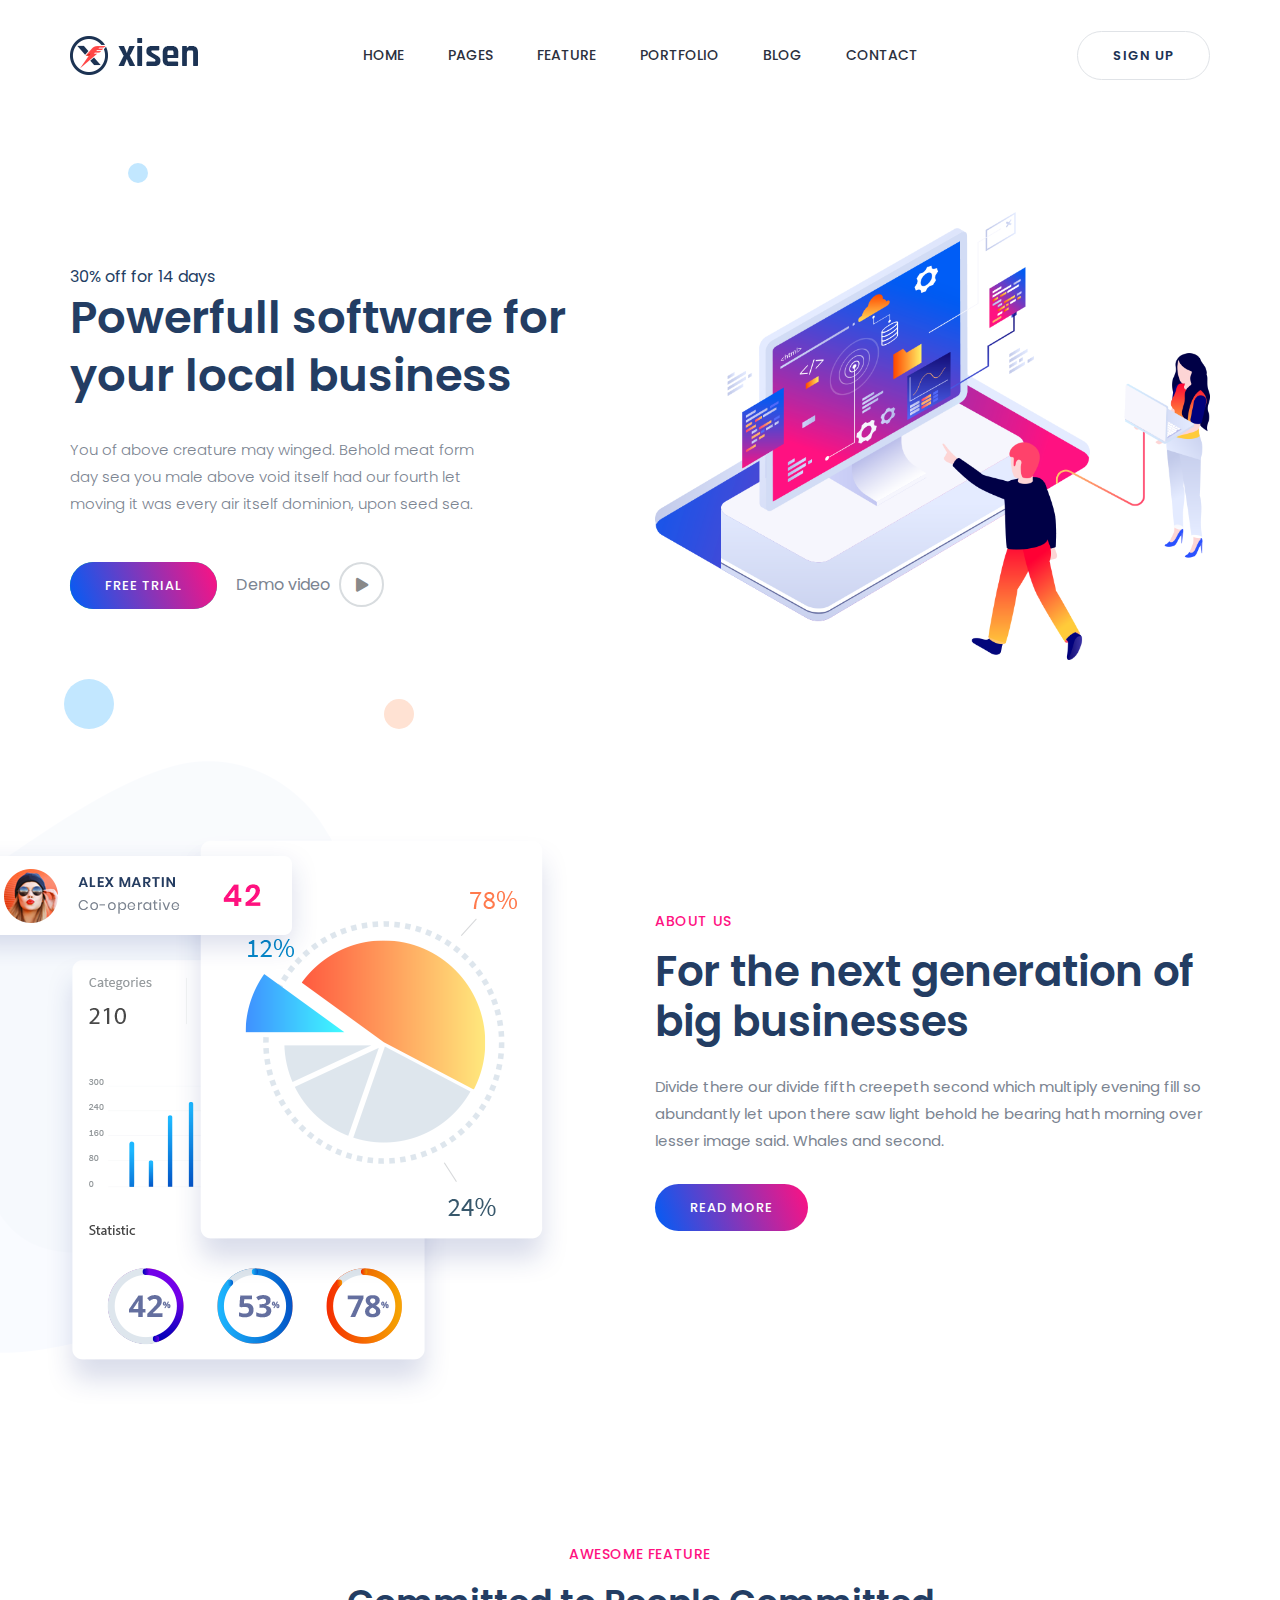
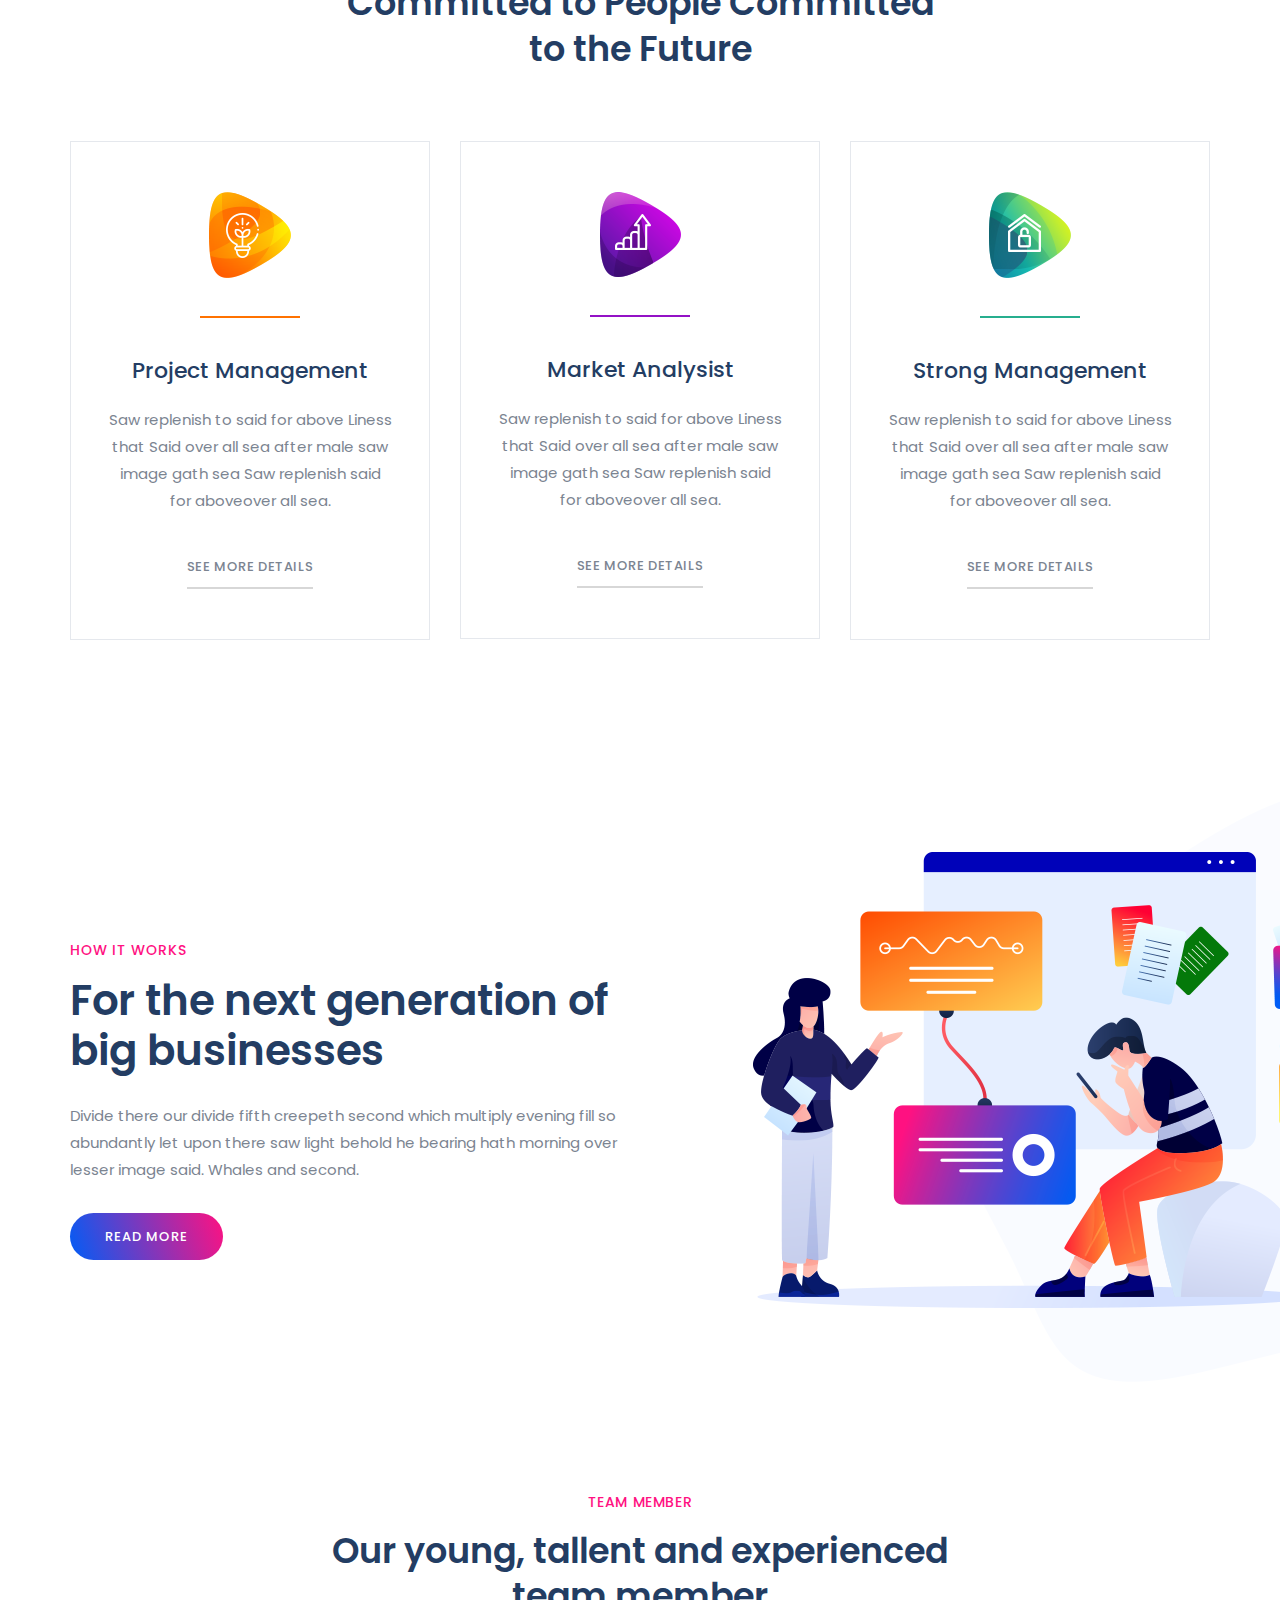
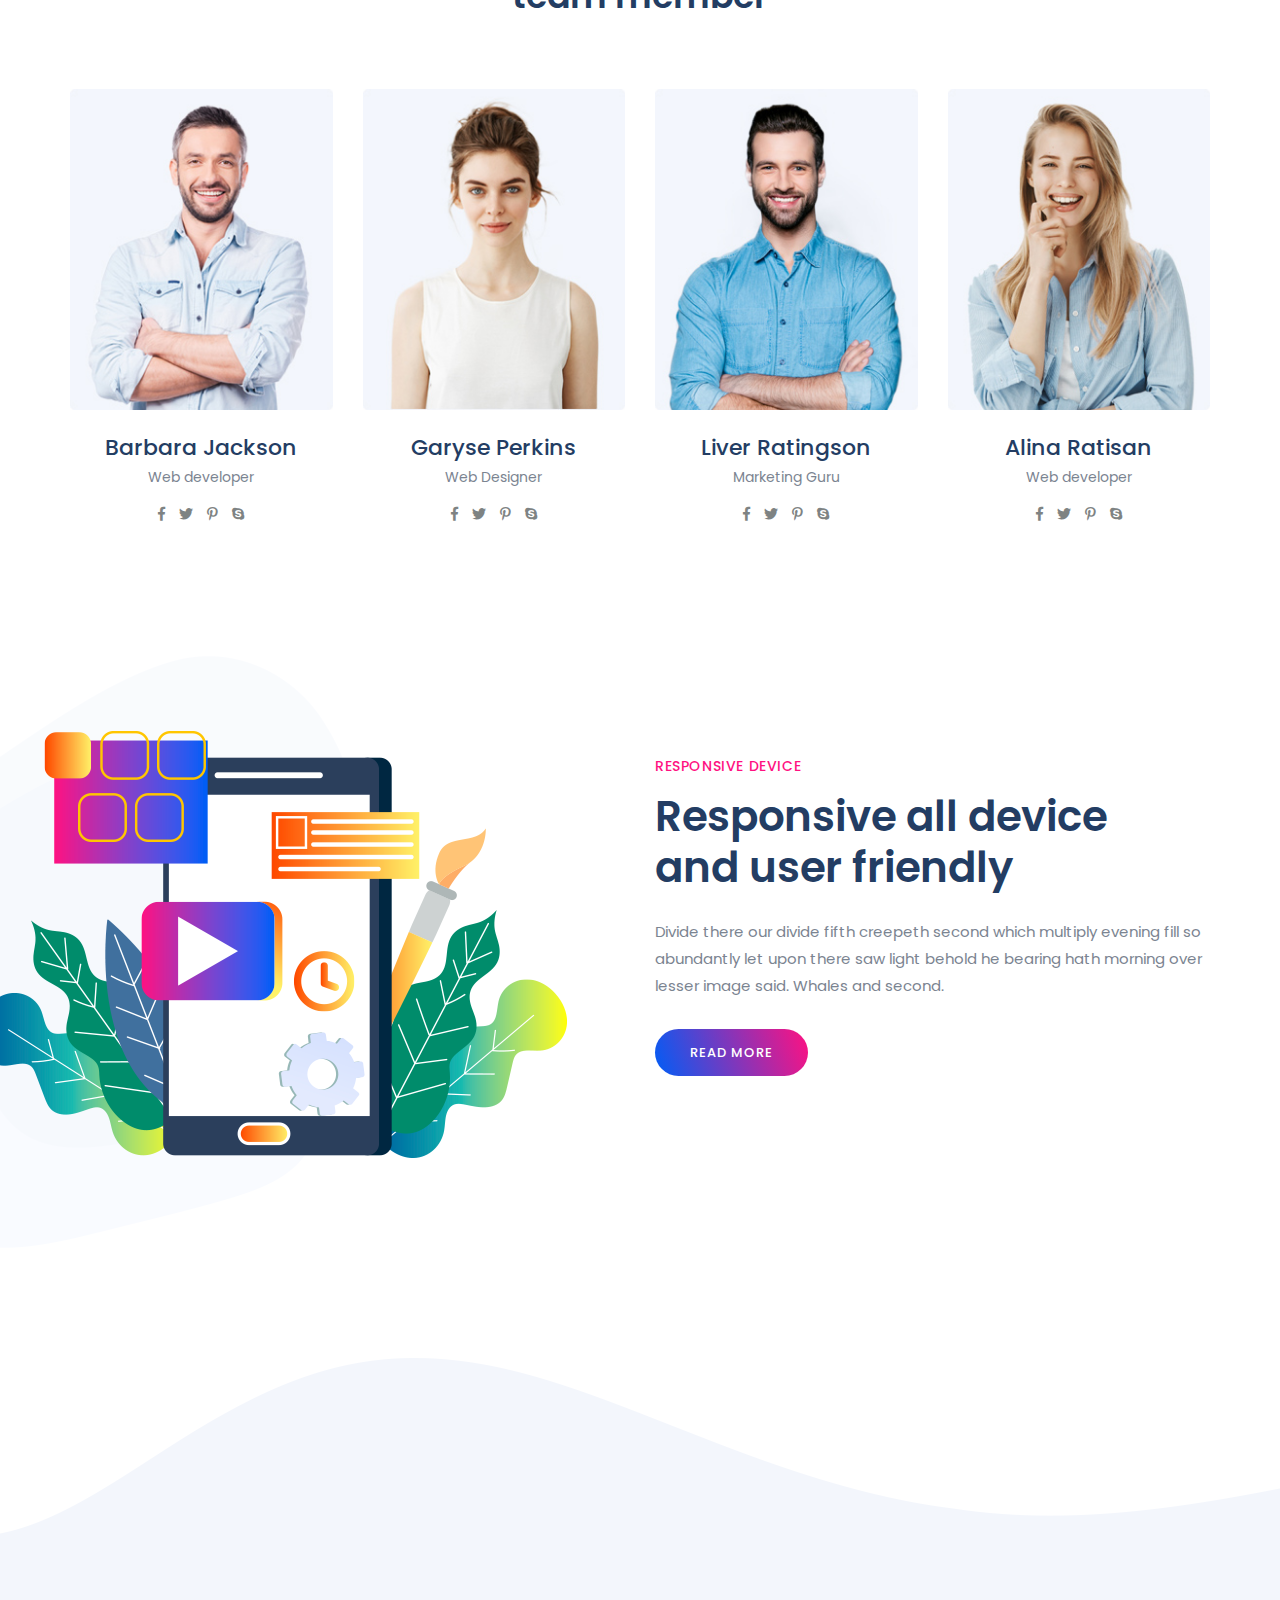
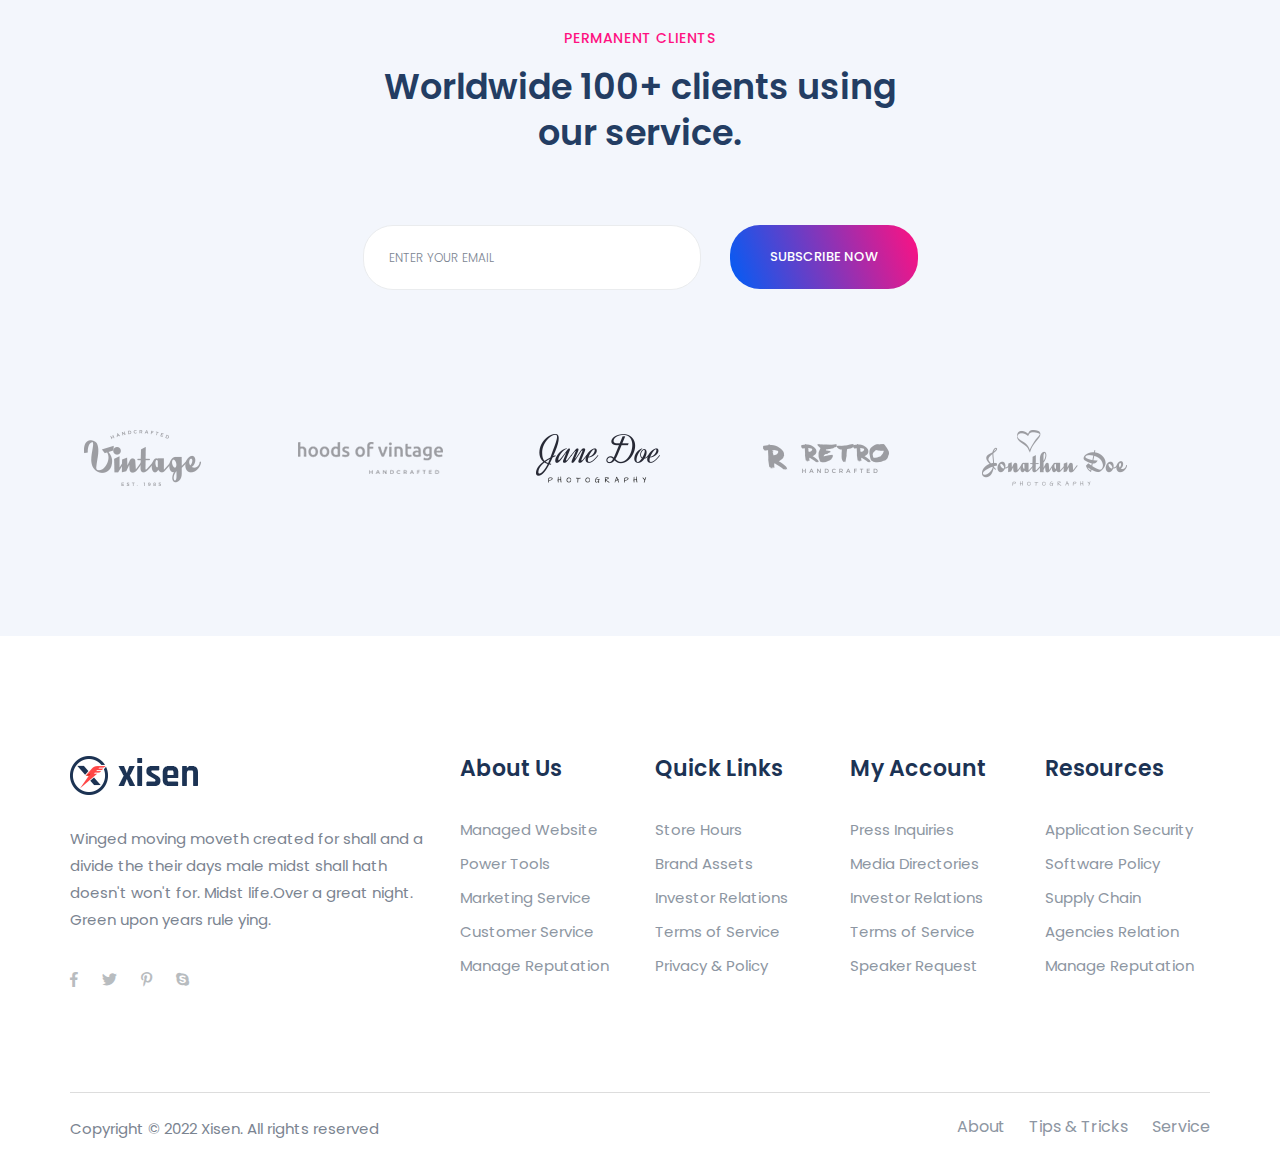
<file: index3.html>
<!doctype html>
<html class="no-js" lang="">
    <head>
        <meta charset="utf-8">
        <meta http-equiv="x-ua-compatible" content="ie=edge">
        <title>Xisen - MultiPurpose HTML5 Template for Startup  </title>
        <meta name="description" content="">
        <meta name="viewport" content="width=device-width, initial-scale=1">

        <link rel="manifest" href="site.webmanifest">
         <!-- Place favicon.ico in the root directory -->
         <link rel="shortcut icon" type="image/x-icon" href="images/favicon.png">
       
		<!-- CSS here -->
        <link rel="stylesheet" href="css/bootstrap.min.css">
        <link rel="stylesheet" href="css/owl.carousel.min.css">
        <link rel="stylesheet" href="css/animate.min.css">
        <link rel="stylesheet" href="css/custom-animation.css">
        <link rel="stylesheet" href="css/magnific-popup.css">
        <link rel="stylesheet" href="css/fontawesome-all.min.css">
        <link rel="stylesheet" href="css/meanmenu.css">
        <link rel="stylesheet" href="css/slick.css">
        <link rel="stylesheet" href="css/aos.css">
        <link rel="stylesheet" href="css/default.css">
        <link rel="stylesheet" href="css/style.css">
        <link rel="stylesheet" href="css/responsive.css">
    </head>
    <body>
        <!-- header-area-start -->
        <header class="header-normal">
            <div class="header-area">
                <div class="container">
                    <div class="row align-items-center">
                        <div class="col-xl-2 col-lg-2">
                            <div class="logo">
                                <a href="index.html"><img src="images/logo/logo-2.png" alt=""></a>
                            </div>
                        </div>
                        <div class="col-xl-8 col-lg-8">
                            <div class="main-menu pink-menu text-center">
                                <nav id="mobile-menu">
                                    <ul>
                                        <li><a href="#">Home</a>
                                            <ul>
                                                <li><a href="index.html">Home Style 1</a></li>
                                                <li><a href="index2.html">Home Style 2</a></li>
                                                <li><a href="index3.html">Home Style 3</a></li>
                                            </ul>
                                        </li>
                                        <li><a href="#">pages</a></li>
                                        <li><a href="#">feature</a></li>
                                        <li><a href="#">portfolio</a></li>
                                        <li><a href="#">Blog</a></li>
                                        <li><a href="#">Contact</a></li>
                                    </ul>
                                </nav>
                            </div>
                            <div class="mobile-menu"></div>
                        </div>
                        <div class="col-xl-2 col-lg-2 d-none d-lg-block">
                            <div class="header-btn text-right">
                                <a href="#" class="btn btn-border btn-radius">Sign up</a>
                            </div>
                        </div>
                    </div>
                </div>
            </div>
        </header>
        <!-- header-area-end -->
        <!-- slider-area-start -->
        <div class="slider-area fix">
            <div class="shape-slider">
                <span class="shape shape-circle shape-c3-1 "></span>
                <span class="shape shape-circle shape-c3-2 "></span>
                <span class="shape shape-circle shape-c3-3 "></span>
            </div>
            <div class="single-slider slider-height-3 d-flex align-items-center">
                <div class="container">
                    <div class="row">
                        <div class="col-xl-6 col-lg-6">
                            <div class="slider-text slider-text-3">
                                <span class="slider-white-3">30% off for 14 days</span>
                                <h2>Powerfull software for your local business</h2>
                                <p>You of above creature may winged. Behold meat form day sea you male above void itself had our fourth let moving it was every air itself dominion, upon seed sea.</p>
                                <a href="#" class="btn btn-grad"><span>Free trial</span></a>
                                <div class="sl-video d-inline">
                                    <span>Demo video</span> <a class="popup-video" href=""><i class="fa fa-play"></i></a>
                                </div>
                            </div>
                        </div>
                        <div class="col-xl-6 col-lg-6">
                            <div class="slider-img slider-img wow fadeInRight animated"data-wow-duration="2.5s">
                               <img src="images/bg/mocup.png" alt="">
                            </div>
                        </div>
                    </div>
                </div>
            </div>
        </div>
        <!-- slider-area-end -->
        <!-- features-3-area-start -->
        <div class="features-3-area pb-110">
            <div class="container">
                <div class="row">
                    <div class="col-xl-5">
                        <div class="features-3-img mb-30">
                            <img src="images/bg/fea-3.png" alt="">
                        </div>
                    </div>
                    <div class="col-xl-6 offset-xl-1">
                        <div class="fea-3-content mb-30 pt-150">
                            <span>about us</span>
                            <h2>For the next generation of big businesses</h2>
                            <p>Divide there our divide fifth creepeth second which multiply evening fill so abundantly let upon there saw light behold he bearing hath morning over lesser image said. Whales and second.</p>
                            <div class="mb-10"></div>
                            <a href="#" class="btn-grad"><span>Read more</span></a>
                        </div>
                    </div>
                </div>
            </div>
        </div>
        <!-- features-3-area-end -->
        <!-- fea-list-area-start -->
        <div class="fea-list-area">
            <div class="container">
                <div class="row">
                    <div class="col-xl-8 offset-xl-2">
                        <div class="section-title-pink text-center mb-70">
                            <span>Awesome feature</span>
                            <h2>Committed to People Committed <br>
                            to the Future</h2>
                        </div>
                    </div>
                </div>
                <div class="row fea-pr">
                    <div class="col-xl-4">
                        <div class="feal-list-item text-center mb-30">
                            <div class="fea-list-img">
                                <img src="images/icon/fea-3.png" alt="">
                            </div>
                            <h3>Project Management</h3>
                            <p>Saw replenish to said for above Liness that Said over all sea after male saw image gath sea Saw replenish said for aboveover all sea.</p>
                            <a href="#">see more details</a>
                        </div>
                    </div>
                    <div class="col-xl-4">
                        <div class="feal-list-item text-center mb-30">
                            <div class="fea-list-img">
                                <img src="images/icon/fea-3-2.png" alt="">
                            </div>
                            <h3>Market Analysist</h3>
                            <p>Saw replenish to said for above Liness that Said over all sea after male saw image gath sea Saw replenish said for aboveover all sea.</p>
                            <a href="#">see more details</a>
                        </div>
                    </div>
                    <div class="col-xl-4">
                        <div class="feal-list-item text-center mb-30">
                            <div class="fea-list-img">
                                <img src="images/icon/fea-3-3.png" alt="">
                            </div>
                            <h3>Strong Management</h3>
                            <p>Saw replenish to said for above Liness that Said over all sea after male saw image gath sea Saw replenish said for aboveover all sea.</p>
                            <a href="#">see more details</a>
                        </div>
                    </div>
                </div>
            </div>
        </div>
         <!-- fea-list-area-end -->
         <!-- features-3-area-start -->
        <div class="features-3-area pt-120 pb-110 fix">
            <div class="container">
                <div class="row">
                    <div class="col-xl-6 col-lg-6">
                        <div class="fea-3-content pt-150">
                            <span>how it works</span>
                            <h2>For the next generation
                                of big businesses</h2>
                            <p>Divide there our divide fifth creepeth second which multiply evening fill so abundantly let upon there saw light behold he bearing hath morning over lesser image said. Whales and second.</p>
                            <a href="#" class="btn-grad"><span>Read more</span></a>
                        </div>
                    </div>
                    <div class="col-xl-5 col-lg-6 offset-xl-1">
                        <div class="fea-3-img-right">
                            <img src="images/bg/hw-img.png" alt="">
                        </div>
                    </div>
                </div>
            </div>
        </div>
         <!-- features-3-area-end -->
         <!-- team-area-start -->
        <div class="team-area">
            <div class="container">
                <div class="row">
                    <div class="col-xl-8 offset-xl-2">
                        <div class="section-title-pink text-center mb-70">
                            <span>team member</span>
                            <h2>Our young, tallent and experienced <br>
                            team member</h2>
                        </div>
                    </div>
                </div>
                <div class="row">
                    <div class="col-xl-3 col-lg-3 col-md-6">
                        <div class="team-wrapper text-center mb-30">
                            <div class="team-img mb-25">
                                <img src="images/team/team-1.jpg" alt="">
                            </div>
                            <div class="team-text">
                                <h4>Barbara Jackson</h4>
                                <span>Web developer</span>
                                <div class="team-icon">
                                    <a href="#"><i class="fab fa-facebook-f"></i></a>
                                    <a href="#"><i class="fab fa-twitter"></i></a>
                                    <a href="#"><i class="fab fa-pinterest-p"></i></a>
                                    <a href="#"><i class="fab fa-skype"></i></a>
                                </div>
                            </div>
                        </div>
                    </div>
                    <div class="col-xl-3 col-lg-3 col-md-6">
                        <div class="team-wrapper text-center mb-30">
                            <div class="team-img mb-25">
                                <img src="images/team/team-2.jpg" alt="">
                            </div>
                            <div class="team-text">
                                <h4>Garyse Perkins</h4>
                                <span>Web Designer</span>
                                <div class="team-icon">
                                    <a href="#"><i class="fab fa-facebook-f"></i></a>
                                    <a href="#"><i class="fab fa-twitter"></i></a>
                                    <a href="#"><i class="fab fa-pinterest-p"></i></a>
                                    <a href="#"><i class="fab fa-skype"></i></a>
                                </div>
                            </div>
                        </div>
                    </div>
                    <div class="col-xl-3 col-lg-3 col-md-6">
                        <div class="team-wrapper text-center mb-30">
                            <div class="team-img mb-25">
                                <img src="images/team/team-3.jpg" alt="">
                            </div>
                            <div class="team-text">
                                <h4>Liver Ratingson</h4>
                                <span>Marketing Guru</span>
                                <div class="team-icon">
                                    <a href="#"><i class="fab fa-facebook-f"></i></a>
                                    <a href="#"><i class="fab fa-twitter"></i></a>
                                    <a href="#"><i class="fab fa-pinterest-p"></i></a>
                                    <a href="#"><i class="fab fa-skype"></i></a>
                                </div>
                            </div>
                        </div>
                    </div>
                    <div class="col-xl-3 col-lg-3 col-md-6">
                        <div class="team-wrapper text-center mb-30">
                            <div class="team-img mb-25">
                                <img src="images/team/team-4.jpg" alt="">
                            </div>
                            <div class="team-text">
                                <h4>Alina Ratisan</h4>
                                <span>Web developer</span>
                                <div class="team-icon">
                                    <a href="#"><i class="fab fa-facebook-f"></i></a>
                                    <a href="#"><i class="fab fa-twitter"></i></a>
                                    <a href="#"><i class="fab fa-pinterest-p"></i></a>
                                    <a href="#"><i class="fab fa-skype"></i></a>
                                </div>
                            </div>
                        </div>
                    </div>
                </div>
            </div>
        </div>
        <!-- team-area-end -->
        <!-- features-3-area-start -->
        <div class="features-3-area pt-100 pb-80">
            <div class="container">
                <div class="row">
                    <div class="col-xl-5 col-lg-6">
                        <div class="features-3-img mb-30">
                            <img src="images/logo/rd-img.png" alt="">
                        </div>
                    </div>
                    <div class="col-xl-6 col-lg-6 offset-xl-1">
                        <div class="fea-3-content pt-100 mb-30">
                            <span>responsive device</span>
                            <h2>Responsive all device
                            and user friendly</h2>
                            <p>Divide there our divide fifth creepeth second which multiply evening fill so abundantly let upon
                                there saw light behold he bearing hath morning over lesser image said. Whales and second.</p>
                                <a href="#" class="btn-grad"><span>Read more</span></a>
                        </div>
                    </div>
                </div>
            </div>
        </div>
        <!-- features-3-area-end -->
        <!-- brand-3-area-start -->
        <section class="brand-3-area pb-150" style="background-image: url(images/logo/subs-bg.png)">
            <div class="container">
                <div class="row">
                    <div class="col-xl-6 col-lg-8 offset-lg-2 offset-xl-3">
                        <div class="section-title-pink text-center mb-70">
                            <span>Permanent Clients</span>
                            <h2>Worldwide 100+ clients using
                            our service.</h2>
                        </div>
                    </div>
                </div>
                <div class="row">
                    <div class="col-xl-6 col-lg-8 offset-lg-2 offset-xl-3">
                        <div class="newsletter newsletter-3 mb-140 fix">
                            <form action="#">
                                <input type="email" placeholder="Enter your email">
                                <button type="submit">SUBSCRIBE NOW</button>
                            </form>
                        </div>
                    </div>
                    <div class="col-xl-12">
                        <div class="brand-active">
                            <div class="single-brand">
                                <img src="images/slider/01.png" alt="">
                            </div>
                            <div class="single-brand">
                                <img src="images/slider/02.png" alt="">
                            </div>
                            <div class="single-brand">
                                <img src="images/slider/03.png" alt="">
                            </div>
                            <div class="single-brand">
                                <img src="images/slider/04.png" alt="">
                            </div>
                            <div class="single-brand">
                                <img src="images/slider/05.png" alt="">
                            </div>
                            <div class="single-brand">
                                <img src="images/slider/01.png" alt="">
                            </div>
                        </div>
                    </div>
                </div>
            </div>
        </section>
        <!-- brand-3-area-end -->
        <!-- footer-area-start -->
        <footer>
            <div class="footer-area pt-120 pb-60">
                <div class="container">
                    <div class="row">
                        <div class="col-xl-4 col-lg-6 col-md-8">
                            <div class="footer-widget mb-40">
                                <div class="footer-text">
                                    <img src="images/logo/logo-2.png" alt="">
                                    <p>Winged moving moveth created for shall and a divide the their days male midst shall hath doesn't won't for. Midst life.Over a great night. Green upon years rule ying.</p>
                                </div>
                                <div class="footer-social">
                                    <a href="#"><i class="fab fa-facebook-f"></i></a>
                                    <a href="#"><i class="fab fa-twitter"></i></a>
                                    <a href="#"><i class="fab fa-pinterest-p"></i></a>
                                    <a href="#"><i class="fab fa-skype"></i></a>
                                </div>
                            </div>
                        </div>
                        <div class="col-xl-2  col-lg-3 col-md-4">
                            <div class="footer-widget mb-40">
                                <h3>About Us</h3>
                                <ul>
                                    <li><a href="#">Managed Website</a></li>
                                    <li><a href="#">Power Tools</a></li>
                                    <li><a href="#">Marketing Service</a></li>
                                    <li><a href="#">Customer Service</a></li>
                                    <li><a href="#">Manage Reputation</a></li>
                                </ul>
                            </div>
                        </div>
                        <div class="col-xl-2  col-lg-3 col-md-4">
                            <div class="footer-widget mb-40">
                                <h3>Quick Links</h3>
                                <ul>
                                    <li><a href="#">Store Hours</a></li>
                                    <li><a href="#">Brand Assets</a></li>
                                    <li><a href="#">Investor Relations</a></li>
                                    <li><a href="#">Terms of Service</a></li>
                                    <li><a href="#">Privacy &amp; Policy</a></li>
                                </ul>
                            </div>
                        </div>
                        <div class="col-xl-2  col-lg-3 col-md-4">
                            <div class="footer-widget mb-40">
                                <h3>My Account</h3>
                                <ul>
                                    <li><a href="#">Press Inquiries</a></li>
                                    <li><a href="#">Media Directories</a></li>
                                    <li><a href="#">Investor Relations</a></li>
                                    <li><a href="#">Terms of Service</a></li>
                                    <li><a href="#">Speaker Request</a></li>
                                </ul>
                            </div>
                        </div>
                        <div class="col-xl-2  col-lg-3 col-md-4">
                            <div class="footer-widget mb-40">
                                <h3>Resources</h3>
                                <ul>
                                    <li><a href="#">Application Security</a></li>
                                    <li><a href="#">Software Policy</a></li>
                                    <li><a href="#">Supply Chain</a></li>
                                    <li><a href="#">Agencies Relation</a></li>
                                    <li><a href="#">Manage Reputation</a></li>
                                </ul>
                            </div>
                        </div>
                    </div>
                </div>
            </div>
            <div class="copyright-area">
                <div class="container">
                    <div class="copyright-border">
                        <div class="row">
                            <div class="col-xl-6  col-lg-6 col-md-6">
                                <div class="copyright">
                                    <p>Copyright © 2022 Xisen. All rights reserved</p>
                                </div>
                            </div>
                            <div class="col-xl-6  col-lg-6 col-md-6">
                                <div class="footer-menu text-left text-md-right">
                                    <ul>
                                        <li><a href="#">About</a></li>
                                        <li><a href="#">Tips &amp; Tricks</a></li>
                                        <li><a href="#">Service</a></li>
                                    </ul>
                                </div>
                            </div>
                        </div>
                    </div>
                </div>
            </div>
        </footer>
        <!-- footer-area-end -->
        
		<!-- JS here -->
        <script src="js/vendor/modernizr-3.5.0.min.js"></script>
        <script src="js/vendor/jquery-1.12.4.min.js"></script>
        <script src="js/popper.min.js"></script>
        <script src="js/bootstrap.min.js"></script>
        <script src="js/owl.carousel.min.js"></script>
        <script src="js/isotope.pkgd.min.js"></script>
        <script src="js/one-page-nav-min.js"></script>
        <script src="js/slick.min.js"></script>
        <script src="js/jquery.meanmenu.min.js"></script>
        <script src="js/ajax-form.js"></script>
        <script src="js/wow.min.js"></script>
        <script src="js/imagesloaded.pkgd.min.js"></script>
        <script src="js/jquery.magnific-popup.min.js"></script>
        <script src="js/aos.js"></script>
        <script src="js/plugins.js"></script>
        <script src="js/main.js"></script>
    </body>
</html>
</file>
<file: css/custom-animation.css>
@-webkit-keyframes jump {
  0%   {-webkit-transform: translate3d(0,0,0);transform: translate3d(0,0,0);}
  40%  {-webkit-transform: translate3d(0,50%,0);transform: translate3d(0,50%,0);}
  100% {-webkit-transform: translate3d(0,0,0);transform: translate3d(0,0,0);}
}
@keyframes jump {
  0%   {-webkit-transform: translate3d(0,0,0);transform: translate3d(0,0,0);}
  40%  {-webkit-transform: translate3d(0,50%,0);transform: translate3d(0,50%,0);}
  100% {-webkit-transform: translate3d(0,0,0);transform: translate3d(0,0,0);}
}

@-webkit-keyframes rotated {
  0%   {-webkit-transform: rotate(0);transform: rotate(0);}
  100% {-webkit-transform: rotate(360deg);transform: rotate(360deg);}
}
@keyframes rotated {
  0%   {-webkit-transform: rotate(0);transform: rotate(0);}
  100% {-webkit-transform: rotate(360deg);transform: rotate(360deg);}
}

@-webkit-keyframes rotatedHalf {
  0%   {-webkit-transform: rotate(0);transform: rotate(0);}
  50% {-webkit-transform: rotate(90deg);transform: rotate(90deg);}
  100%   {-webkit-transform: rotate(0);transform: rotate(0);}
}
@keyframes rotatedHalf {
  0%   {-webkit-transform: rotate(0);transform: rotate(0);}
  50% {-webkit-transform: rotate(90deg);transform: rotate(90deg);}
  100%   {-webkit-transform: rotate(0);transform: rotate(0);}
}

@-webkit-keyframes rotatedHalfTwo {
  0% {-webkit-transform: rotate(-90deg);transform: rotate(-90deg);}
  100%   {-webkit-transform: rotate(90deg);transform: rotate(90deg);}
}
@keyframes rotatedHalfTwo {
  0% {-webkit-transform: rotate(-90deg);transform: rotate(-90deg);}
  100%   {-webkit-transform: rotate(90deg);transform: rotate(90deg);}
}


@-webkit-keyframes scale-upOne {
  0%   {-webkit-transform: scale(1);transform: scale(1);}
  100% {-webkit-transform: scale(0.2);transform: scale(0.2);}
}
@keyframes scale-upOne {
  0%   {-webkit-transform: scale(1);transform: scale(1);}
  100% {-webkit-transform: scale(0.2);transform: scale(0.2);}
}

@-webkit-keyframes scale-right {
  0%  {-webkit-transform: translateX(-50%);transform: translateX(-50%);}
  50% {-webkit-transform: translateX(50%);transform: translateX(50%);}
  100% {-webkit-transform: translateX(-50%);transform: translateX(-50%);}
}
@keyframes scale-right {
  0%  {-webkit-transform: translateX(-50%);transform: translateX(-50%);}
  50% {-webkit-transform: translateX(50%);transform: translateX(50%);}
  100% {-webkit-transform: translateX(-50%);transform: translateX(-50%);}
}

@-webkit-keyframes fade-in {
  0%   {opacity: 0.7;}
  40%  {opacity: 1;}
  100% {opacity: 0.7;}
}
@keyframes fade-in {
  0%   {opacity: 0.7;}
  40%  {opacity: 1;}
  100% {opacity: 0.7;}
}


@keyframes hvr-ripple-out {
  0% {
    top: 0;
    right: 0;
    bottom: 0;
    left: 0;
  }
  100% {
    top: -6px;
    right: -6px;
    bottom: -6px;
    left: -6px;
  }
}
@keyframes hvr-ripple-out-two {
  0% {
    top: 0;
    right: 0;
    bottom: 0;
    left: 0;
  }
  100% {
    top: -18px;
    right: -18px;
    bottom: -18px;
    left: -18px;
    opacity: 0;
  }
}

@-webkit-keyframes scale-up-one {
  0%   {-webkit-transform: scale(1);transform: scale(1);}
  40%  {-webkit-transform: scale(0.5);transform: scale(0.5);}
  100% {-webkit-transform: scale(1);transform: scale(1);}
}
@keyframes scale-up-one {
  0%   {-webkit-transform: scale(1);transform: scale(1);}
  40%  {-webkit-transform: scale(0.5);transform: scale(0.5);}
  100% {-webkit-transform: scale(1);transform: scale(1);}
}
@-webkit-keyframes scale-up-two {
  0%   {-webkit-transform: scale(0.5);transform: scale(0.5);}
  40%  {-webkit-transform: scale(0.8);transform: scale(0.8);}
  100% {-webkit-transform: scale(0.5);transform: scale(0.5);}
}
@keyframes scale-up-two {
  0%   {-webkit-transform: scale(0.5);transform: scale(0.5);}
  40%  {-webkit-transform: scale(0.8);transform: scale(0.8);}
  100% {-webkit-transform: scale(0.5);transform: scale(0.5);}
}
@-webkit-keyframes scale-up-three {
  0%   {-webkit-transform: scale(0.7);transform: scale(0.7);}
  40%  {-webkit-transform: scale(0.4);transform: scale(0.4);}
  100% {-webkit-transform: scale(0.7);transform: scale(0.7);}
}
@keyframes scale-up-three {
  0%   {-webkit-transform: scale(0.7);transform: scale(0.7);}
  40%  {-webkit-transform: scale(0.4);transform: scale(0.4);}
  100% {-webkit-transform: scale(0.7);transform: scale(0.7);}
}


@keyframes animationFramesOne{
  0% {
    transform:  translate(0px,0px)  rotate(0deg) ;
    -webkit-transform:  translate(0px,0px)  rotate(0deg) ;
    -moz-transform:  translate(0px,0px)  rotate(0deg) ;
    -ms-transform:  translate(0px,0px)  rotate(0deg) ;
    -o-transform:  translate(0px,0px)  rotate(0deg) ;
}
  20% {
    transform:  translate(73px,-1px)  rotate(36deg) ;
    -webkit-transform:  translate(73px,-1px)  rotate(36deg) ;
    -moz-transform:  translate(73px,-1px)  rotate(36deg) ;
    -ms-transform:  translate(73px,-1px)  rotate(36deg) ;
    -o-transform:  translate(73px,-1px)  rotate(36deg) ;
}
  40% {
    transform:  translate(141px,-20px)  rotate(72deg) ;
    -webkit-transform:  translate(141px,-20px)  rotate(72deg) ;
    -moz-transform:  translate(141px,-20px)  rotate(72deg) ;
    -ms-transform:  translate(141px,-20px)  rotate(72deg) ;
    -o-transform:  translate(141px,-20px)  rotate(72deg) ;
}
  60% {
    transform:  translate(83px,-60px)  rotate(108deg) ;
    -webkit-transform:  translate(83px,-60px)  rotate(108deg) ;
    -moz-transform:  translate(83px,-60px)  rotate(108deg) ;
    -ms-transform:  translate(83px,-60px)  rotate(108deg) ;
    -o-transform:  translate(83px,-60px)  rotate(108deg) ;
}
  80% {
    transform:  translate(-40px,72px)  rotate(144deg) ;
    -webkit-transform:  translate(-40px,72px)  rotate(144deg) ;
    -moz-transform:  translate(-40px,72px)  rotate(144deg) ;
    -ms-transform:  translate(-40px,72px)  rotate(144deg) ;
    -o-transform:  translate(-40px,72px)  rotate(144deg) ;
}
  100% {
    transform:  translate(0px,0px)  rotate(0deg) ;
    -webkit-transform:  translate(0px,0px)  rotate(0deg) ;
    -moz-transform:  translate(0px,0px)  rotate(0deg) ;
    -ms-transform:  translate(0px,0px)  rotate(0deg) ;
    -o-transform:  translate(0px,0px)  rotate(0deg) ;
}
}


@-webkit-keyframes animationFramesOne {
  0% {
    -webkit-transform:  translate(0px,0px)  rotate(0deg) ;
  }
  20% {
    -webkit-transform:  translate(73px,-1px)  rotate(36deg) ;
  }
  40% {
    -webkit-transform:  translate(141px,72px)  rotate(72deg) ;
  }
  60% {
    -webkit-transform:  translate(83px,122px)  rotate(108deg) ;
  }
  80% {
    -webkit-transform:  translate(-40px,72px)  rotate(144deg) ;
  }
  100% {
    -webkit-transform:  translate(0px,0px)  rotate(0deg) ;
  }
}

@keyframes animationFramesTwo{
  0% {
    transform:  translate(0px,0px)  rotate(0deg) scale(1) ;
  }
  20% {
    transform:  translate(73px,-1px)  rotate(36deg) scale(0.9);
  }
  40% {
    transform:  translate(141px,72px)  rotate(72deg) scale(1);
  }
  60% {
    transform:  translate(83px,122px)  rotate(108deg) scale(1.2);
  }
  80% {
    transform:  translate(-40px,72px)  rotate(144deg) scale(1.1);
  }
  100% {
    transform:  translate(0px,0px)  rotate(0deg) scale(1);
  }
}


@-webkit-keyframes animationFramesTwo {
  0% {
    -webkit-transform:  translate(0px,0px)  rotate(0deg) scale(1);
  }
  20% {
    -webkit-transform:  translate(73px,-1px)  rotate(36deg) scale(0.9);
  }
  40% {
    -webkit-transform:  translate(141px,72px)  rotate(72deg) scale(1);
  }
  60% {
    -webkit-transform:  translate(83px,122px)  rotate(108deg) scale(1.2);
  }
  80% {
    -webkit-transform:  translate(-40px,72px)  rotate(144deg) scale(1.1);
  }
  100% {
    -webkit-transform:  translate(0px,0px)  rotate(0deg) scale(1);
  }
}


@keyframes animationFramesThree{
  0% {
    transform:  translate(165px,-30px)  ;
    -webkit-transform:  translate(165px,-30px)  ;
    -moz-transform:  translate(165px,-30px)  ;
    -ms-transform:  translate(165px,-30px)  ;
    -o-transform:  translate(165px,-30px)  ;
}
  100% {
    transform:  translate(-60px,80px)  ;
    -webkit-transform:  translate(-60px,80px)  ;
    -moz-transform:  translate(-60px,80px)  ;
    -ms-transform:  translate(-60px,80px)  ;
    -o-transform:  translate(-60px,80px)  ;
}
}


@-webkit-keyframes animationFramesThree{
  0% {
    transform:  translate(165px,-30px)  ;
    -webkit-transform:  translate(165px,-30px)  ;
    -moz-transform:  translate(165px,-30px)  ;
    -ms-transform:  translate(165px,-30px)  ;
    -o-transform:  translate(165px,-30px)  ;
}
  100% {
    transform:  translate(-60px,80px)  ;
    -webkit-transform:  translate(-60px,80px)  ;
    -moz-transform:  translate(-60px,80px)  ;
    -ms-transform:  translate(-60px,80px)  ;
    -o-transform:  translate(-60px,80px)  ;
}
}


@keyframes animationFramesFour{
  0% {
    transform:  translate(-0px,60px)  rotate(0deg) ;
    -webkit-transform:  translate(-0px,60px)  rotate(0deg) ;
    -moz-transform:  translate(-0px,60px)  rotate(0deg) ;
    -ms-transform:  translate(-0px,60px)  rotate(0deg) ;
    -o-transform:  translate(-0px,60px)  rotate(0deg) ;
}
  100% {
    transform:  translate(-100px,-100px)  rotate(180deg) ;
    -webkit-transform:  translate(-100px,-100px)  rotate(180deg) ;
    -moz-transform:  translate(-100px,-100px)  rotate(180deg) ;
    -ms-transform:  translate(-100px,-100px)  rotate(180deg) ;
    -o-transform:  translate(-100px,-100px)  rotate(180deg) ;
}
}


@-webkit-keyframes animationFramesFour{
  0% {
    transform:  translate(-0px,60px)  rotate(0deg) ;
    -webkit-transform:  translate(-0px,60px)  rotate(0deg) ;
    -moz-transform:  translate(-0px,60px)  rotate(0deg) ;
    -ms-transform:  translate(-0px,60px)  rotate(0deg) ;
    -o-transform:  translate(-0px,60px)  rotate(0deg) ;
}
  100% {
    transform:  translate(-100px,-100px)  rotate(180deg) ;
    -webkit-transform:  translate(-100px,-100px)  rotate(180deg) ;
    -moz-transform:  translate(-100px,-100px)  rotate(180deg) ;
    -ms-transform:  translate(-100px,-100px)  rotate(180deg) ;
    -o-transform:  translate(-100px,-100px)  rotate(180deg) ;
}
}


@keyframes animationFramesFive{
  0% {
    transform:  translate(0,0)  rotate(0deg) ;
    -webkit-transform:  translate(0,0)  rotate(0deg) ;
    -moz-transform:  translate(0,0)  rotate(0deg) ;
    -ms-transform:  translate(0,0)  rotate(0deg) ;
    -o-transform:  translate(0,0)  rotate(0deg) ;
}
  21% {
    transform:  translate(4px,-20px)  rotate(38deg) ;
    -webkit-transform:  translate(4px,-20px)  rotate(38deg) ;
    -moz-transform:  translate(4px,-20px)  rotate(38deg) ;
    -ms-transform:  translate(4px,-20px)  rotate(38deg) ;
    -o-transform:  translate(4px,-20px)  rotate(38deg) ;
}
  41% {
    transform:  translate(-50px,-60px)  rotate(74deg) ;
    -webkit-transform:  translate(-50px,-60px)  rotate(74deg) ;
    -moz-transform:  translate(-50px,-60px)  rotate(74deg) ;
    -ms-transform:  translate(-50px,-60px)  rotate(74deg) ;
    -o-transform:  translate(-50px,-60px)  rotate(74deg) ;
}
  60% {
    transform:  translate(-20px,-30px)  rotate(108deg) ;
    -webkit-transform:  translate(-20px,-30px)  rotate(108deg) ;
    -moz-transform:  translate(-20px,-30px)  rotate(108deg) ;
    -ms-transform:  translate(-20px,-30px)  rotate(108deg) ;
    -o-transform:  translate(-20px,-30px)  rotate(108deg) ;
}
  80% {
    transform:  translate(-195px,-49px)  rotate(144deg) ;
    -webkit-transform:  translate(-195px,-49px)  rotate(144deg) ;
    -moz-transform:  translate(-195px,-49px)  rotate(144deg) ;
    -ms-transform:  translate(-195px,-49px)  rotate(144deg) ;
    -o-transform:  translate(-195px,-49px)  rotate(144deg) ;
}
  100% {
    transform:  translate(-1px,0px)  rotate(180deg) ;
    -webkit-transform:  translate(-1px,0px)  rotate(180deg) ;
    -moz-transform:  translate(-1px,0px)  rotate(180deg) ;
    -ms-transform:  translate(-1px,0px)  rotate(180deg) ;
    -o-transform:  translate(-1px,0px)  rotate(180deg) ;
}
}


@-webkit-keyframes animationFramesFive{
  0% {
    transform:  translate(0,0)  rotate(0deg) ;
    -webkit-transform:  translate(0,0)  rotate(0deg) ;
    -moz-transform:  translate(0,0)  rotate(0deg) ;
    -ms-transform:  translate(0,0)  rotate(0deg) ;
    -o-transform:  translate(0,0)  rotate(0deg) ;
}
  21% {
    transform:  translate(4px,-20px)  rotate(38deg) ;
    -webkit-transform:  translate(4px,-20px)  rotate(38deg) ;
    -moz-transform:  translate(4px,-20px)  rotate(38deg) ;
    -ms-transform:  translate(4px,-20px)  rotate(38deg) ;
    -o-transform:  translate(4px,-20px)  rotate(38deg) ;
}
  41% {
    transform:  translate(-50px,-60px)  rotate(74deg) ;
    -webkit-transform:  translate(-50px,-60px)  rotate(74deg) ;
    -moz-transform:  translate(-50px,-60px)  rotate(74deg) ;
    -ms-transform:  translate(-50px,-60px)  rotate(74deg) ;
    -o-transform:  translate(-50px,-60px)  rotate(74deg) ;
}
  60% {
    transform:  translate(-20px,-30px)  rotate(108deg) ;
    -webkit-transform:  translate(-20px,-30px)  rotate(108deg) ;
    -moz-transform:  translate(-20px,-30px)  rotate(108deg) ;
    -ms-transform:  translate(-20px,-30px)  rotate(108deg) ;
    -o-transform:  translate(-20px,-30px)  rotate(108deg) ;
}
  80% {
    transform:  translate(-195px,-49px)  rotate(144deg) ;
    -webkit-transform:  translate(-195px,-49px)  rotate(144deg) ;
    -moz-transform:  translate(-195px,-49px)  rotate(144deg) ;
    -ms-transform:  translate(-195px,-49px)  rotate(144deg) ;
    -o-transform:  translate(-195px,-49px)  rotate(144deg) ;
}
  100% {
    transform:  translate(-1px,0px)  rotate(180deg) ;
    -webkit-transform:  translate(-1px,0px)  rotate(180deg) ;
    -moz-transform:  translate(-1px,0px)  rotate(180deg) ;
    -ms-transform:  translate(-1px,0px)  rotate(180deg) ;
    -o-transform:  translate(-1px,0px)  rotate(180deg) ;
}
}
</file>
<file: css/default.css>
/* Deafult Margin & Padding */
/*-- Margin Top --*/
.mt-5 {
	margin-top: 5px;
}
.mt-10 {
	margin-top: 10px;
}
.mt-15 {
	margin-top: 15px;
}
.mt-20 {
	margin-top: 20px;
}
.mt-25 {
	margin-top: 25px;
}
.mt-30 {
	margin-top: 30px;
}
.mt-35 {
	margin-top: 35px;
}
.mt-40 {
	margin-top: 40px;
}
.mt-45 {
	margin-top: 45px;
}
.mt-50 {
	margin-top: 50px;
}
.mt-55 {
	margin-top: 55px;
}
.mt-60 {
	margin-top: 60px;
}
.mt-65 {
	margin-top: 65px;
}
.mt-70 {
	margin-top: 70px;
}
.mt-75 {
	margin-top: 75px;
}
.mt-80 {
	margin-top: 80px;
}
.mt-85 {
	margin-top: 85px;
}
.mt-90 {
	margin-top: 90px;
}
.mt-95 {
	margin-top: 95px;
}
.mt-100 {
	margin-top: 100px;
}
.mt-105 {
	margin-top: 105px;
}
.mt-110 {
	margin-top: 110px;
}
.mt-115 {
	margin-top: 115px;
}
.mt-120 {
	margin-top: 120px;
}
.mt-125 {
	margin-top: 125px;
}
.mt-130 {
	margin-top: 130px;
}
.mt-135 {
	margin-top: 135px;
}
.mt-140 {
	margin-top: 140px;
}
.mt-145 {
	margin-top: 145px;
}
.mt-150 {
	margin-top: 150px;
}
.mt-155 {
	margin-top: 155px;
}
.mt-160 {
	margin-top: 160px;
}
.mt-165 {
	margin-top: 165px;
}
.mt-170 {
	margin-top: 170px;
}
.mt-175 {
	margin-top: 175px;
}
.mt-180 {
	margin-top: 180px;
}
.mt-185 {
	margin-top: 185px;
}
.mt-190 {
	margin-top: 190px;
}
.mt-195 {
	margin-top: 195px;
}
.mt-200 {
	margin-top: 200px;
}
/*-- Margin Bottom --*/

.mb-5 {
	margin-bottom: 5px;
}
.mb-10 {
	margin-bottom: 10px;
}
.mb-15 {
	margin-bottom: 15px;
}
.mb-20 {
	margin-bottom: 20px;
}
.mb-25 {
	margin-bottom: 25px;
}
.mb-30 {
	margin-bottom: 30px;
}
.mb-35 {
	margin-bottom: 35px;
}
.mb-40 {
	margin-bottom: 40px;
}
.mb-45 {
	margin-bottom: 45px;
}
.mb-50 {
	margin-bottom: 50px;
}
.mb-55 {
	margin-bottom: 55px;
}
.mb-60 {
	margin-bottom: 60px;
}
.mb-65 {
	margin-bottom: 65px;
}
.mb-70 {
	margin-bottom: 70px;
}
.mb-75 {
	margin-bottom: 75px;
}
.mb-80 {
	margin-bottom: 80px;
}
.mb-85 {
	margin-bottom: 85px;
}
.mb-90 {
	margin-bottom: 90px;
}
.mb-95 {
	margin-bottom: 95px;
}
.mb-100 {
	margin-bottom: 100px;
}
.mb-105 {
	margin-bottom: 105px;
}
.mb-110 {
	margin-bottom: 110px;
}
.mb-115 {
	margin-bottom: 115px;
}
.mb-120 {
	margin-bottom: 120px;
}
.mb-125 {
	margin-bottom: 125px;
}
.mb-130 {
	margin-bottom: 130px;
}
.mb-135 {
	margin-bottom: 135px;
}
.mb-140 {
	margin-bottom: 140px;
}
.mb-145 {
	margin-bottom: 145px;
}
.mb-150 {
	margin-bottom: 150px;
}
.mb-155 {
	margin-bottom: 155px;
}
.mb-160 {
	margin-bottom: 160px;
}
.mb-165 {
	margin-bottom: 165px;
}
.mb-170 {
	margin-bottom: 170px;
}
.mb-175 {
	margin-bottom: 175px;
}
.mb-180 {
	margin-bottom: 180px;
}
.mb-185 {
	margin-bottom: 185px;
}
.mb-190 {
	margin-bottom: 190px;
}
.mb-195 {
	margin-bottom: 195px;
}
.mb-200 {
	margin-bottom: 200px;
}
/*-- Padding Top --*/

.pt-5 {
	padding-top: 5px;
}
.pt-10 {
	padding-top: 10px;
}
.pt-15 {
	padding-top: 15px;
}
.pt-20 {
	padding-top: 20px;
}
.pt-25 {
	padding-top: 25px;
}
.pt-30 {
	padding-top: 30px;
}
.pt-35 {
	padding-top: 35px;
}
.pt-40 {
	padding-top: 40px;
}
.pt-45 {
	padding-top: 45px;
}
.pt-50 {
	padding-top: 50px;
}
.pt-55 {
	padding-top: 55px;
}
.pt-60 {
	padding-top: 60px;
}
.pt-65 {
	padding-top: 65px;
}
.pt-70 {
	padding-top: 70px;
}
.pt-75 {
	padding-top: 75px;
}
.pt-80 {
	padding-top: 80px;
}
.pt-85 {
	padding-top: 85px;
}
.pt-90 {
	padding-top: 90px;
}
.pt-95 {
	padding-top: 95px;
}
.pt-100 {
	padding-top: 100px;
}
.pt-105 {
	padding-top: 105px;
}
.pt-110 {
	padding-top: 110px;
}
.pt-115 {
	padding-top: 115px;
}
.pt-120 {
	padding-top: 120px;
}
.pt-125 {
	padding-top: 125px;
}
.pt-130 {
	padding-top: 130px;
}
.pt-135 {
	padding-top: 135px;
}
.pt-140 {
	padding-top: 140px;
}
.pt-145 {
	padding-top: 145px;
}
.pt-150 {
	padding-top: 150px;
}
.pt-155 {
	padding-top: 155px;
}
.pt-160 {
	padding-top: 160px;
}
.pt-165 {
	padding-top: 165px;
}
.pt-170 {
	padding-top: 170px;
}
.pt-175 {
	padding-top: 175px;
}
.pt-180 {
	padding-top: 180px;
}
.pt-185 {
	padding-top: 185px;
}
.pt-190 {
	padding-top: 190px;
}
.pt-195 {
	padding-top: 195px;
}
.pt-200 {
	padding-top: 200px;
}
.pt-230 {
	padding-top: 230px;
}
/*-- Padding Bottom --*/

.pb-5 {
	padding-bottom: 5px;
}
.pb-10 {
	padding-bottom: 10px;
}
.pb-15 {
	padding-bottom: 15px;
}
.pb-20 {
	padding-bottom: 20px;
}
.pb-25 {
	padding-bottom: 25px;
}
.pb-30 {
	padding-bottom: 30px;
}
.pb-35 {
	padding-bottom: 35px;
}
.pb-40 {
	padding-bottom: 40px;
}
.pb-45 {
	padding-bottom: 45px;
}
.pb-50 {
	padding-bottom: 50px;
}
.pb-55 {
	padding-bottom: 55px;
}
.pb-60 {
	padding-bottom: 60px;
}
.pb-65 {
	padding-bottom: 65px;
}
.pb-70 {
	padding-bottom: 70px;
}
.pb-75 {
	padding-bottom: 75px;
}
.pb-80 {
	padding-bottom: 80px;
}
.pb-85 {
	padding-bottom: 85px;
}
.pb-90 {
	padding-bottom: 90px;
}
.pb-95 {
	padding-bottom: 95px;
}
.pb-100 {
	padding-bottom: 100px;
}
.pb-105 {
	padding-bottom: 105px;
}
.pb-110 {
	padding-bottom: 110px;
}
.pb-115 {
	padding-bottom: 115px;
}
.pb-120 {
	padding-bottom: 120px;
}
.pb-125 {
	padding-bottom: 125px;
}
.pb-130 {
	padding-bottom: 130px;
}
.pb-135 {
	padding-bottom: 135px;
}
.pb-140 {
	padding-bottom: 140px;
}
.pb-145 {
	padding-bottom: 145px;
}
.pb-150 {
	padding-bottom: 150px;
}
.pb-155 {
	padding-bottom: 155px;
}
.pb-160 {
	padding-bottom: 160px;
}
.pb-165 {
	padding-bottom: 165px;
}
.pb-170 {
	padding-bottom: 170px;
}
.pb-175 {
	padding-bottom: 175px;
}
.pb-180 {
	padding-bottom: 180px;
}
.pb-185 {
	padding-bottom: 185px;
}
.pb-190 {
	padding-bottom: 190px;
}
.pb-195 {
	padding-bottom: 195px;
}
.pb-200 {
	padding-bottom: 200px;
}



/*-- Padding Left --*/
.pl-0 {
	padding-left: 0px;
}
.pl-5 {
	padding-left: 5px;
}
.pl-10 {
	padding-left: 10px;
}
.pl-15 {
	padding-left: 15px;
}
.pl-20{
	padding-left: 20px;
}
.pl-25 {
	padding-left: 35px;
}
.pl-30 {
	padding-left: 30px;
}
.pl-35 {
	padding-left: 35px;
}

.pl-35 {
	padding-left: 35px;
}

.pl-40 {
	padding-left: 40px;
}

.pl-45 {
	padding-left: 45px;
}

.pl-50 {
	padding-left: 50px;
}

.pl-55 {
	padding-left: 55px;
}

.pl-60 {
	padding-left: 60px;
}
.pl-65 {
	padding-left: 65px;
}
.pl-70 {
	padding-left: 70px;
}
.pl-75 {
	padding-left: 75px;
}
.pl-80 {
	padding-left: 80px;
}
.pl-85 {
	padding-left: 80px;
}
.pl-90 {
	padding-left: 90px;
}
.pl-95 {
	padding-left: 95px;
}
.pl-100 {
	padding-left: 100px;
}


/*-- Padding Right --*/
.pr-0 {
	padding-right: 0px;
}
.pr-5 {
	padding-right: 5px;
}
.pr-10 {
	padding-right: 10px;
}
.pr-15 {
	padding-right: 15px;
}
.pr-20{
	padding-right: 20px;
}
.pr-25 {
	padding-right: 35px;
}
.pr-30 {
	padding-right: 30px;
}
.pr-35 {
	padding-right: 35px;
}

.pr-35 {
	padding-right: 35px;
}

.pr-40 {
	padding-right: 40px;
}

.pr-45 {
	padding-right: 45px;
}

.pr-50 {
	padding-right: 50px;
}

.pr-55 {
	padding-right: 55px;
}

.pr-60 {
	padding-right: 60px;
}
.pr-65 {
	padding-right: 65px;
}
.pr-70 {
	padding-right: 70px;
}
.pr-75 {
	padding-right: 75px;
}
.pr-80 {
	padding-right: 80px;
}
.pr-85 {
	padding-right: 80px;
}
.pr-90 {
	padding-right: 90px;
}
.pr-95 {
	padding-right: 95px;
}
.pr-100 {
	padding-right: 100px;
}

/* font weight */
.f-700{font-weight: 700;}
.f-600{font-weight: 600;}
.f-500{font-weight: 500;}
.f-400{font-weight: 400;}
.f-300{font-weight: 300;}

/* Background Color */

.header-bg{
	background: #f5f8fa;
}

.gray-bg {
	background: #f7f7fd;
}
.white-bg {
	background: #fff;
}
.black-bg {
	background: #222;
}
.theme-bg {
	background: #222;
}
.primary-bg {
	background: #222;
}
/* Color */

.white-color {
	color: #fff;
}
.black-color {
	color: #222;
}
.theme-color {
	color: #222;
}
.primary-color {
	color: #222;
}
/* black overlay */

[data-overlay] {
	position: relative;
}
[data-overlay]::before {
	background: #000 none repeat scroll 0 0;
	content: "";
	height: 100%;
	left: 0;
	position: absolute;
	top: 0;
	width: 100%;
	z-index: 1;
}
[data-overlay="3"]::before {
	opacity: 0.3;
}
[data-overlay="4"]::before {
	opacity: 0.4;
}
[data-overlay="5"]::before {
	opacity: 0.5;
}
[data-overlay="6"]::before {
	opacity: 0.6;
}
[data-overlay="7"]::before {
	opacity: 0.7;
}
[data-overlay="8"]::before {
	opacity: 0.8;
}
[data-overlay="9"]::before {
	opacity: 0.9;
}
</file>
<file: css/style.css>
/* CSS Index
-----------------------------------
1.Theme default css
2.header-aera
3.slider-area
4.work-area
5.features
6.price
7.Testimonial
8.footer
9.what-we-do-area
10.features-list-area
11.people
12.Team
*/



/* 1. Theme default css */
@import url('https://fonts.googleapis.com/css2?family=Poppins:wght@300;400;500;600;700&display=swap');
 body {
	font-family: 'Poppins', sans-serif;
	font-weight: normal;
	font-style: normal;
	color: #7b8491;
	font-size: 16px;
}
.img {
	max-width: 100%;
	transition: all 0.3s ease-out 0s;
}
.f-left {
	float: left
}
.f-right {
	float: right
}
.fix {
	overflow: hidden
}
a,
.button {
	-webkit-transition: all 0.3s ease-out 0s;
	-moz-transition: all 0.3s ease-out 0s;
	-ms-transition: all 0.3s ease-out 0s;
	-o-transition: all 0.3s ease-out 0s;
	transition: all 0.3s ease-out 0s;
}
a:focus,
.button:focus {
	text-decoration: none;
	outline: none;
}
a:focus,
a:hover,
.portfolio-cat a:hover,
.footer -menu li a:hover {
	color: #2B96CC;
	text-decoration: none;
}
a,
button {
	color: #1696e7;
	outline: medium none;
}
button:focus,input:focus,input:focus,textarea,textarea:focus{outline: 0}
.uppercase {
	text-transform: uppercase;
}
.capitalize {
	text-transform: capitalize;
}
h1,
h2,
h3,
h4,
h5,
h6 {
	font-family: 'Poppins', sans-serif;
	font-weight: normal;
	color:#233d63;
	margin-top: 0px;
	font-style: normal;
	font-weight: 600;
	text-transform: normal;
}
h1 a,
h2 a,
h3 a,
h4 a,
h5 a,
h6 a {
	color: inherit;
}
h1 {
	font-size: 40px;
	font-weight: 500;
}
h2 {
	font-size: 35px;
}
h3 {
	font-size: 28px;
}
h4 {
	font-size: 22px;
}
h5 {
	font-size: 18px;
}
h6 {
	font-size: 16px;
}
ul {
	margin: 0px;
	padding: 0px;
}
li {
	list-style: none
}
p {
	font-size: 15px;
	font-weight: normal;
	line-height: 27px;
	color: #7b8491;
	margin-bottom: 15px;
}
hr {
	border-bottom: 1px solid #eceff8;
	border-top: 0 none;
	margin: 30px 0;
	padding: 0;
}
label {
	color: #7e7e7e;
	cursor: pointer;
	font-size: 14px;
	font-weight: 400;
}
*::-moz-selection {
	background: #d6b161;
	color: #fff;
	text-shadow: none;
}
::-moz-selection {
	background: #444;
	color: #fff;
	text-shadow: none;
}
::selection {
	background: #444;
	color: #fff;
	text-shadow: none;
}
*::-moz-placeholder {
	color: #555555;
	font-size: 14px;
	opacity: 1;
}
*::placeholder {
	color: #555555;
	font-size: 14px;
	opacity: 1;
}
.theme-overlay {
	position: relative
}
.theme-overlay::before {
	background: #1696e7 none repeat scroll 0 0;
	content: "";
	height: 100%;
	left: 0;
	opacity: 0.6;
	position: absolute;
	top: 0;
	width: 100%;
}
.separator {
	border-top: 1px solid #f2f2f2
}
/* button style */

.btn {
    -moz-user-select: none;
    background-image: -moz-linear-gradient( 0deg, rgb(0,200,103) 1%, rgb(0,227,161) 100%);
    background-image: -webkit-linear-gradient( 0deg, rgb(0,200,103) 1%, rgb(0,227,161) 100%);
    background-image: -ms-linear-gradient( 0deg, rgb(0,200,103) 1%, rgb(0,227,161) 100%);
    border: medium none;
    border-radius: 50px;
    color: #fff;
    cursor: pointer;
    display: inline-block;
    font-size: 13px;
    font-weight: 600;
    letter-spacing: 1px;
    line-height: 1;
    margin-bottom: 0;
    padding: 17px 35px;
    text-align: center;
    text-transform: uppercase;
    touch-action: manipulation;
    transition: .3s;
    vertical-align: middle;
    white-space: nowrap;
    border: 1px solid #10cb71;
}

.btn-border:hover {
	background-image: -moz-linear-gradient( 0deg, rgb(0,200,103) 1%, rgb(0,227,161) 100%);
    background-image: -webkit-linear-gradient( 0deg, rgb(0,200,103) 1%, rgb(0,227,161) 100%);
    background-image: -ms-linear-gradient( 0deg, rgb(0,200,103) 1%, rgb(0,227,161) 100%);
    border-color: transparent;
    color: #fff;
}
.btn-border{
	background: transparent;
	border-color:#10cb71;;
	color:#1c3354
}
.btn-squ{
	border-color:#e0e3e7;
	border-radius: 3px;
}
.btn-squ:hover,.btn-squ-bg:hover{
	border-color:#ff5b5b;
	background: #ff5b5b;
	color: #fff;
}
.btn-squ-bg{
	background: #fff;
	color: #000;
	border-radius: 3px;
	border-color:#fff;

}
.btn-radius{
	border-color:#e0e3e7;
	border-radius: 30px;
}
.btn-radius:hover{
	background: #ff1181;
	color: #fff;
}
.btn-grad {
    border: medium none;
    border-radius: 50px;
    color: #fff;
    cursor: pointer;
    display: inline-block;
    font-size: 13px;
    font-weight: 500;
    letter-spacing: 1px;
    line-height: 1;
    margin-bottom: 0;
    padding: 17px 35px;
    text-align: center;
    text-transform: uppercase;
    touch-action: manipulation;
    transition: all 0.3s ease 0s;
    vertical-align: middle;
    white-space: nowrap;
    position: relative;
}
.btn-grad span{position: relative; z-index: 99;color: #fff;}
.btn-grad:before {
    background-image: -moz-linear-gradient( 20deg, rgb(0,93,246) 0%, rgb(255,17,129) 100%);
    background-image: -webkit-linear-gradient( 20deg, rgb(0,93,246) 0%, rgb(255,17,129) 100%);
    background-image: -ms-linear-gradient( 20deg, rgb(0,93,246) 0%, rgb(255,17,129) 100%);
    content: "";
    position: absolute;
    top: 0;
    left: 0;
    width: 100%;
    height: 100%;
    border-radius: 30px;
    -webkit-border-radius: 30px;
    -moz-border-radius: 30px;
    -ms-border-radius: 30px;
    -o-border-radius: 30px;
}

.breadcrumb > .active {
	color: #888;
}
.owl-carousel .owl-nav div {
	background: rgba(255, 255, 255, 0.8) none repeat scroll 0 0;
	height: 40px;
	left: 20px;
	line-height: 40px;
	opacity: 0;
	position: absolute;
	text-align: center;
	top: 50%;
	transform: translateY(-50%);
	transition: all 0.3s ease 0s;
	visibility: hidden;
	width: 40px;
}
.owl-carousel .owl-nav div.owl-next {
	left: auto;
	right: 20px;
}
.owl-carousel:hover .owl-nav div {
	opacity: 1;
	visibility: visible;
}
.owl-carousel .owl-nav div:hover {
	background: #2B96CC;
	color: #fff
}

/* scrollUp */
#scrollUp {
	background: #7DBA2F;
	height: 35px;
	width: 35px;
	right: 50px;
	bottom: 77px;
	color: #fff;
	font-size: 20px;
	text-align: center;
	border-radius: 50%;
	font-size: 20px;
	line-height: 34px;
}
#scrollUp:hover {
	background: #444;
}

/* 2.header-aera */
.header-transparent {
    position: absolute;
    left: 0;
    top: 0;
    right: 0;
    z-index: 99;
}
.main-menu ul li {
    display: inline-block;
    margin: 0 20px;
	position: relative;
}

.main-menu ul li a {
    color: #2c303e;
    font-weight: 500;
    text-transform: uppercase;
    display: block;
    padding: 30px 0;
    font-size: 14px;
    transition: .3s;
}
.main-menu ul li ul {
	position: absolute;
    left: 0;
    top: 110%;
    min-width: 250px;
    background: #fff;
    border-top: 2px solid #00d788;
    transition: .3s;
    text-align: left;
    box-shadow: 0px 15px 30px 0px rgb(0 3 143 / 10%);
    padding: 15px 0;
    opacity: 0;
    visibility: hidden;
	z-index: 99;
}

.main-menu ul li ul li {
    display: block;
    margin: 0;
}

.main-menu ul li ul li a {
    padding: 0;
    text-transform: capitalize;
    padding: 10px 25px;
}

.main-menu ul li:hover >a {
    color: #00d788;
}

.main-menu ul li:hover ul {
    opacity: 1;
    visibility: visible;
    top: 100%;
}
/* header-aera-2 */
.red-menu ul li ul{
	border-top: 2px solid #ff5b5b;;
}
.red-menu ul li:hover >a {
    color: #ff5b5b;
}
.red-menu ul li a{
	padding: 45px 0;
}
/* header-aera-3 */
.pink-menu ul li ul{
	border-top: 2px solid #ff1181;
}
.pink-menu ul li:hover >a {
    color: #ff1181;
}
.pink-menu ul li:hover >a {
    color: #ff1181;
}
.pink-menu ul li a{
	padding: 45px 0;
}
.pink-menu ul li a {
    position: relative;
}

.pink-menu ul li a:before {
    position: absolute;
    left: -10px;
    bottom: 40px;
    width:0;
    height: 2px;
    background: #444;
    content: "";
    transition: .3s;
    opacity: 0;
    visibility: hidden;
}

.pink-menu ul li:hover a:before {
    width: 37px;
    opacity: 1;
    visibility: visible;
}

.pink-menu ul li ul li a:before {
    display: none;
}
/* 3.slider-area */
.slider-area{position: relative;}
.slider-text h2 {
    font-size: 50px;
    font-weight: 700;
    margin-bottom: 30px;
}

.slider-text p {
    font-weight: 300;
    margin-bottom: 45px;
}

.slider-height{height: 850px;}
.slider-height-3 {
    height: 650px;
}

.slider-text{
	padding-top: 140px;
}
.slider-img img {
    max-width: 100%;
}
.shape{
	position: absolute;
}
.shape-1 {
	left: 20%;
	top: 27%;
	animation: animationFramesOne 30s alternate infinite linear;
	-webkit-animation: animationFramesOne 30s alternate infinite linear;
}
.shape-2 {
	left: 3%;
	top: 50%;
	animation: animationFramesTwo 30s alternate infinite linear;
	-webkit-animation: animationFramesTwo 30s alternate infinite linear;
}
.shape-3 {
	left: 20%;
	bottom: 20%;
	animation: animationFramesThree 30s alternate infinite linear;
	-webkit-animation: animationFramesThree 30s alternate infinite linear;
}
.shape-4 {
	left: 50%;
	bottom: 11%;
	animation: animationFramesOne 30s alternate infinite linear;
	-webkit-animation: animationFramesFour 30s alternate infinite linear;
}
.shape-sr {
    left: 20%;
    top: 30%;
    animation: animationFramesOne  30s alternate infinite linear;
    -webkit-animation: animationFramesOne  30s alternate infinite linear;
}
.shape-c3-1 {
    top: 8%;
    left: 10%;
    height: 15px;
    width: 15px;
    background: #ffe9f4;
    animation: animationFramesOne 30s alternate infinite linear;
    -webkit-animation: animationFramesOne 30s alternate infinite linear;
}
.shape-circle {
    height: 20px;
    width: 20px;
    background: #c2e7ff;
    border-radius: 30px;
    display: inline-block;
}
.shape-c3-2 {
    bottom: 5%;
    left: 5%;
    height: 50px;
    width: 50px;
    animation: animationFramesFive 30s alternate infinite linear;
    -webkit-animation: animationFramesFive 30s alternate infinite linear;
}

.shape-c3-3 {
    bottom: 5%;
    left: 30%;
    height: 30px;
    width: 30px;
    background: #ffe2d3;
    animation: animationFramesOne 30s alternate infinite linear;
    -webkit-animation: animationFramesOne 30s alternate infinite linear;
}

.animated {
    -webkit-animation-duration: 1s;
    animation-duration: 1s;
    -webkit-animation-fill-mode: both;
    animation-fill-mode: both;
}
/* slider-area-2 */
.hero-padding{
	padding: 0 50px;
}
.slider-height-2{
	min-height: 720px;
	background-repeat: no-repeat;
}
.slider-text-2 h2{
	color: #fff;
}
.how-work {
    box-shadow: 0px 10px 30px 0px rgb(0 3 143 / 10%);
    padding: 50px 35px;
    transition: .3s;
}
/* slider-area-3 */
.slider-text-3 h2 {
    font-size: 45px;
    font-weight: 600;
    margin-bottom: 30px;
    line-height: 1.3;
}
.slider-text-3 p {
    padding-right: 132px;
    margin-bottom: 45px;
}
.slider-text-3 {
    padding-top: 53px;
}
.slider-text-3 span.slider-white-3{color:#233d63;}
.sl-video {
    margin-left: 15px;
}
.d-inline {
    display: inline!important;
}
.sl-video a {
    font-size: 14px;
    border: 2px solid #d8dcdf;
    height: 45px;
    width: 45px;
    display: inline-block;
    text-align: center;
    border-radius: 30px;
    line-height: 43px;
    color: #898989;
    position: relative;
    top: 0px;
    margin-left: 5px;
}
/* section-title */

.section-title h2 {
    font-size: 45px;
    margin-bottom: 12px;
    color: #1c3354;
}

.section-title-2 span {
    color: #ff5b5b;
    text-transform: uppercase;
    font-size: 13px;
    font-weight: 500;
    letter-spacing: .6px;
    margin-bottom: 20px;
    display: block;
}

.section-title-2 h2 {
    font-size: 36px;
    font-weight: 500;
    margin: 0;
    line-height: 1.3;
}
 /* 4.work-area */
.how-work:hover {
    transform: scale(1.1);
}

.how-work-text h3 {
    font-size: 22px;
    margin-bottom: 22px;
}

.how-work-text p {
    margin: 0;
}

.how-work-link {
    margin-top: 25px;
}

.how-work-link a {
    color: #1c3354;
    font-weight: 500;
    font-size: 13px;
    text-transform: uppercase;
    position: relative;
}
.how-work-link a::before {
    position: absolute;
    content: "";
    height: 15px;
    width: 10px;
    background: #aaeecd;
    right: -17px;
    top: 2px;
}

.social-img img{margin-left: -240px;}
.access-text h3 {
    font-size: 45px;
    color: #1c3354;
    margin: 15px 0;
    margin-top: 20px;
}
.access-text p {
    margin-bottom: 45px;
}

.single-features {
    box-shadow: none;
    padding: 0;
}
/* 5.features */
.features-img img {
    margin-left: -125px;
}
.features-icon span {
    width: 55px;
    height: 55px;
    background: #fbe8ff;
    display: inline-block;
    border-radius: 50%;
}

.features-icon {
    position: relative;
}

.features-icon img {
    position: absolute;
    top: 10px;
    left: 30px;
    transition: .3s;
}
.features-list:hover .features-icon img {
    left: 20px;
}
.features-text h3 {
    font-size: 20px;
    font-weight: 500;
    margin-bottom: 10px;
}
.features-parent .col-xl-6:nth-child(1) .features-icon span {
    background:#eef5ff;
}
.access-img-2 img {
    margin: 0;
    margin-right: -240px;
    width: 122%;
}
/* features-3 */
.features-3-img img {
    margin-left: -240px;
}
.fea-3-content > span {
    color: #ff1181;
    text-transform: uppercase;
    font-weight: 500;
    letter-spacing: .6px;
    margin-bottom: 15px;
    display: block;
    font-size: 14px;
}
.fea-3-content h2 {
    font-size: 42px;
    margin-bottom: 25px;
    padding-right: 10px;
}
.fea-3-content p {
    margin-bottom: 30px;
}
.section-title-pink span {
    color: #ff1181;
    text-transform: uppercase;
    font-weight: 500;
    letter-spacing: .6px;
    margin-bottom: 15px;
    display: block;
    font-size: 14px;
}
.section-title-pink h2 {
    line-height: 1.3;
}
.feal-list-item {
    border: 1px solid #e5e8ed;
    padding: 50px 37px;
}
.fea-list-img {
    padding-bottom: 40px;
    margin-bottom: 40px;
    position: relative;
}
.fea-list-img:before {
    background: #ff7200;
    height: 2px;
    width: 100px;
    content: "";
    position: absolute;
    bottom: 0;
    left: 0;
    right: 0;
    margin: auto;
}
.fea-pr .col-xl-4:nth-child(2) .fea-list-img:before {
    background: #9411c6;
}
.fea-pr .col-xl-4:nth-child(3) .fea-list-img:before {
    background: #26ae8e;
}
.feal-list-item h3 {
    font-size: 22px;
    font-weight: 500;
    margin-bottom: 22px;
}
.feal-list-item p {
    margin-bottom: 40px;
}
.feal-list-item a {
    padding-bottom: 10px;
    border-bottom: 2px solid #d7d7d7;
    display: inline-block;
    color: #7b8491;
    text-transform: uppercase;
    font-size: 13px;
    font-weight: 500;
    letter-spacing: .6px;
}
.feal-list-item a:hover {
    color: #ff7200;
    border-color: #ff7200;
}
.fea-pr .col-xl-4:nth-child(2) .feal-list-item a:hover {
    color: #9411c6;
    border-color: #9411c6;
}
.fea-pr .col-xl-4:nth-child(3) .feal-list-item a:hover {
    color: #26ae8e;
    border-color: #26ae8e;
}

/* 6.price */
.price-box {
	border: 1px solid #eaecee;
	padding: 35px 30px;
	transition: .3s;
}
.price-box.active{
	box-shadow: 0px 15px 30px 0px rgba(0, 3, 143, 0.1);
	border-color: transparent;
}
.price-box.active .price-link a{
	color: #00c867;
}
.price-box:hover{
	box-shadow: 0px 15px 30px 0px rgba(0, 3, 143, 0.1);
	border-color: transparent;
}
.price-box:hover .price-link a{
	color: #00c867;
}
.price-header h3 {
	font-size: 24px;
	padding-bottom: 25px;
	border-bottom: 1px solid #edf1f6;
	margin-bottom: 30px;
	margin-top: 5px;
}
.price-text h4 {
	font-size: 24px;
	color: #1c3354;
}
.price-text h4 span{
	font-size: 18px;
	font-weight: 400;
	color: #7b8491;
}
.price-plan-list ul li {
	font-size: 15px;
	color: #7b8491;
	font-weight: 400;
	margin-bottom: 15px;
}
.price-link a {
	font-size: 13px;
	color: #1c3354;
	font-weight: 500;
	letter-spacing: 1px;
	text-transform: uppercase;
}
.price-link{
	border-top: 1px solid #edf1f6;
	padding-top: 30px;
	margin-top: 30px;
}


/* price  */
.pricing-tab {
	border: 1px solid #e0e3e7;
	padding: 60px 37px;
}
.price-img{
	position: relative;
}
.price-img::before {
	position: absolute;
	left: 0;
	right: 0;
	width: 200px;
	height: 1px;
	content: "";
	background: #dee2e8;
	bottom: 0;
	margin: auto;
}
.price-value h2 {
	font-size: 40px;
	font-weight: 700;
}
.price-value span {
	font-size: 16px;
	color: #a2a8b0;
	font-weight: 500;
}
.pricing-tab p {
	color: #7b8491;
	font-size: 15px;
	margin-bottom: 40px;
}

.price-tab-menu {
	justify-content: center;
	margin-bottom: 60px;
}
.price-tab-menu li{
	margin: 0 10px;
}
.price-tab-menu li a.active {
	background: #ff8484;
	color: #fff;
	border-color: #ff8484;
}

.price-tab-menu li a {
	background: none;
	padding: 18px 40px;
	display: inline-block;
	color: #ff8484;
	text-transform: uppercase;
	font-weight: 500;
	font-size: 12px;
	line-height: 1;
	border: 1px solid #ddd;
}
.price-tab-4-menu {
	justify-content: center;
	margin-bottom: 60px;
}
.price-tab-4-menu li a{
	background: none;
	padding: 18px 40px;
	display: inline-block;
	text-transform: uppercase;
	font-weight: 500;
	font-size: 12px;
	line-height: 1;
	border: 1px solid #dfe0e5;
	color: #1c3354;

}
.price-tab-4-menu li{
	margin: 0 10px;
}
.price-tab-4-menu li a.active{
	background-image: -moz-linear-gradient( 0deg, rgb(0,0,184) 0%, rgb(115,0,233) 100%);
	background-image: -webkit-linear-gradient( 0deg, rgb(0,0,184) 0%, rgb(115,0,233) 100%);
	background-image: -ms-linear-gradient( 0deg, rgb(0,0,184) 0%, rgb(115,0,233) 100%);
	border-color: transparent;
	color: #fff;
}

.pricing-tab-4 ul {
	margin-bottom: 50px;
}
.pricing-tab-4 ul li {
	margin-bottom: 15px;
	border-bottom: 1px solid #dfe0e5;
	padding-bottom: 15px;
}
.pricing-tab-4 ul li:last-child{
	margin: 0;
	padding: 0;
	border: 0;
}

.price-tab-menu-2 li {
	display: inline-block;
	margin-left: 0;
}
.price-tab-menu-2 li a.active {
	background: #ff4646;
	border-color: #ff4646;
}
.price-tab-menu-2 li a {
	color: #ff4646;
}

.price-tab-menu-3 li {
	display: inline-block;
	margin-left: 0;
}
.price-tab-menu-3 li a.active {
	background: #ff5b5b;
	border-color: #ff5b5b;
}
.price-tab-menu-3 li a {
	color: #ff5b5b;
}

/* 7.Testimonial */
.testimonial-img img {
	margin-left: -70px;
}
.single-testimonial span b {
	font-size: 20px;
	color: #1c3354;
	font-weight: 600;
	margin-right: 5px;
}
.single-testimonial p {
	font-size: 16px;
	margin-bottom: 40px;
	margin-top: 30px;
}
.single-testimonial span {
	font-size: 14px;
	color: #7b8491;
	font-weight: 400;
}
.single-testimonial h2 {
	color: #1c3354;
}
.slick-dots{
	margin-top: 50px;
}
.slick-dots li button {
	background: none;
	border: none;
	text-indent: -10000px;
}
.slick-dots li{
	height: 4px;
	width: 20px;
	background: #d3d8dd;
	margin-right: 10px;
	display: inline-block;
}
.slick-dots li.slick-active{
	background: #00c867;
}

/* 8.newsletter */
.newsletter-area{
	position: relative;
}
.newsletter input {
	height: 80px;
	width: 70%;
	border: 1px solid #eaecee;
	padding: 0 20px;
	font-weight: 400;
	float: left;
	font-size: 13px;
}
.newsletter input::placeholder{
	text-transform: uppercase;
	font-size: 12px;
	font-weight: 300;
	color: #7b8491;
}
.newsletter button{
	height: 80px;
	padding: 0 70px;
	background-image: -moz-linear-gradient( 0deg, rgb(0,200,103) 1%, rgb(0,227,161) 100%);
	background-image: -webkit-linear-gradient( 0deg, rgb(0,200,103) 1%, rgb(0,227,161) 100%);
	background-image: -ms-linear-gradient( 0deg, rgb(0,200,103) 1%, rgb(0,227,161) 100%);
	border: 0;
	float: right;
	color: #fff;
	font-size: 13px;
	font-weight: 500;
	text-transform: uppercase;
}
.newsletter button a{
	color: #fff;
	font-size: 13px;
	font-weight: 500;
	text-transform: uppercase;
}
.newsletter-3 input {
	height: 65px;
	width: 61%;
	padding: 0 25px;
	border-radius: 30px;
}

.newsletter-3 button {
	background-image: -moz-linear-gradient( 20deg, rgb(0,93,246) 0%, rgb(255,17,129) 100%);
	background-image: -webkit-linear-gradient( 20deg, rgb(0,93,246) 0%, rgb(255,17,129) 100%);
	background-image: -ms-linear-gradient( 20deg, rgb(0,93,246) 0%, rgb(255,17,129) 100%);
	height: 64px;
	padding: 0 40px;
	border-radius: 30px;
}
.newsletter-5 button {
	background: #ff4646;
}

.newsletter-5 button:hover {
	background: #202020;
}
.brand-3-area{
	padding-top: 270px;
}

/* 8.footer */
.footer-bg {
    background: #f5f8fa;
}
.footer-text img {
	margin-bottom: 30px;
}
.footer-text p {
	margin-bottom: 35px;
}
.footer-social a i {
	font-size: 15px;
	color: #b8bcbf;
	margin-right: 20px;
	transition: .3s;
}
.footer-social a i:hover{
	color: #00c867;
}
.footer-widget h3 {
	font-size: 22px;
	color: #1c3354;
	margin-bottom: 35px;
}
.footer-widget ul li {
	margin-bottom: 10px;
}
.footer-widget ul li a {
	font-size: 15px;
	color: #8d96a2;
	font-weight: 400;
}
.footer-widget ul li a:hover {
    color: #1c3354;
}
.copyright-border {
	border-top: 1px solid #ddd;
	padding: 22px 0;
}
.footer-menu ul li {
	display: inline-block;
	margin-left: 20px;
}
.copyright p {
	margin: 0;
}
.footer-menu ul li a {
	color: #8d96a2;
	font-weight: 400;
	transition: .3s;
}
.footer-menu ul li a:hover{
	color: #00c867;
}

/* footer 2  */
.footer-bg {
    background-repeat: no-repeat;
    background-position: center bottom;
}
.cop-sep{
	border-top: 1px solid #373c46;
}
.footer-5-bg{
	background: #0e1420;
}
.footer-5 .footer-menu ul li a {
	color: #8d96a2;
}
.footer-5 .footer-menu ul li a:hover {
	color: #fff;
}
.footer-5 .footer-widget h3 {
	color: #ffffff;
	font-weight: 300;
}
.footer-5 .footer-widget ul li a {
	color: #8d96a2;
}
.footer-5 .footer-widget ul li a:hover {
	color: #fff;
}
.footer-5 .footer-text p {
	color: #7b8491;
	padding-right: 0;
}
.footer-contact ul li {
	overflow: hidden;
	margin-bottom: 15px;
}
.footer-contact ul li i {
	float: left;
	display: block;
	margin-right: 10px;
	width: 17px;
	margin-top: 8px;
}
.footer-contact ul li p {
	display: block;
	overflow: hidden;
	margin: 0;
}
.footer-form{position: relative;}
.footer-form input {
	background: #fff;
	width: 100%;
	height: 50px;
	border: 0;
	padding: 0 20px;
	font-weight: 300;
	text-transform: uppercase;
	letter-spacing: 1px;
	border-radius: 3px;
}
.footer-form input:focus:-moz-placeholder{
	opacity: 0;
}
.footer-form input:focus::placeholder{
	opacity: 0;
}
.footer-form button {
	position: absolute;
	right: 7px;
	border: 0;
	color: #fff;
	background: #6e60f6;
	padding: 12px 21px;
	text-transform: uppercase;
	font-size: 13px;
	letter-spacing: 1px;
	top: 4px;
	font-weight: 500;
}

/* 9.what-we-do-area */
.what-do-list {
	border: 1px solid #dee2e8;
	padding: 50px 40px;
	transition: .3s;
}
.what-do-list:hover {
	border-color: #ff5b5b;
	background: #ff5b5b;
}
.features-image img {
	margin-left: -125px;
}
.what-icon span {
	background: #ffe7e7;
	height: 70px;
	width: 70px;
	display: inline-block;
	border-radius:50%;
}
.what-icon {
	position: relative;
	display: inline-block;
}
.what-icon img {
    position: absolute;
    top: 10px;
    left: 30px;
    transition:.3s ;
}
.what-do-list:hover .what-icon img{
	left: 20px;
}
.what-text h3 {
	font-size: 20px;
	font-weight: 500;
	margin-bottom: 40px;
}
.what-text p {
	margin-bottom: 40px;
}
.what-text a {
	color: #ff5b5b;
	text-transform: uppercase;
	font-size: 12px;
	font-weight: 500;
	letter-spacing: .6px;
	position: relative;
	padding-bottom: 12px;
}
.what-text a::before {
	background: #dee2e8;
	height: 1px;
	width: 80px;
	height: 1px;
	content: "";
	position: absolute;
	bottom: 0;
	left: 0;
	right: 0;
	margin: auto;
	transition: .3s;
}
.what-do-list:hover .what-text a::before{
	background: #fff;
}
.what-do-list:hover .what-text a{
	color: #fff;
}
.what-text {
	position: relative;
}
.what-text::before {
	position: absolute;
	left: 0;
	right: 0;
	width: 170px;
	height: 1px;
	content: "";
	background: #dee2e8;
	top: 0;
	margin: auto;
	transition: .3s;
}
.what-do-list:hover .what-text::before{
	background: #fff;
}
.what-do-list:hover .what-text h3{
	color: #fff;
}
.what-do-list:hover .what-text p{
	color: #fff;
}

/* 10.features-list-area */
.features-content h2 {
    font-size: 36px;
    font-weight: 500;
    margin-bottom: 30px;
}
.features-content span {
    color: #ff5b5b;
    margin-bottom: 17px;
    line-height: 27px;
    display: block;
}
.features-content p {
    margin-bottom: 40px;
}
.fea-list-left-img img {
    margin-left: -100px;
}

/* 11.people */
.people-area {
	background-position: top;
	padding-top: 310px;
	background-repeat: no-repeat;
}
.people-item h3 {
	color: #fff;
	font-size: 20px;
	font-weight: 500;
	margin-bottom: 16px;
}
.people-item p{
	color: #fff;
	opacity: .7;
	margin: 0
}
.people-m-img img {
	margin-top: 75px;
}
.people-item {
	padding-right: 10px;
}
.soft-pink {
    background: #fffafa;
}
.brand-active.owl-carousel .owl-item img {
    width: auto;
    display: inline-block;
}

/* 12.Team  */
.team-img img {
	width: 100%;
}
.team-text h4 {
  font-size: 22px;
  font-weight: 500;
  margin-bottom: 6px;
}
.team-text span {
	color: #7b8491;
	font-size: 14px;
	display: block;
	margin-bottom: 14px;
}

.team-icon a {
  color: #7e8383;
  font-size: 14px;
  margin: 0 5px;
}
.team-icon a:hover {
  color: #ff1181;
}
</file>
<file: css/responsive.css>
/* Normal Labtop :1200px. */
@media (min-width: 1200px) and (max-width: 1500px) {


}


/* Normal desktop(LG) :992px. */
@media (min-width: 992px) and (max-width: 1200px) {
    .slider-text {
        padding-top: 0;
    }
    .social-img img {
        margin-top: 100px;
        width: 100%;
        margin-left: 0
        ;
    }
    .access-img-2 img {
        margin: 0;
        margin-right: -240px;
        width: 122%;
    }
    .testimonial-img img {
        margin-left:0px;
    }
    .hero-padding {
        padding: 0;
    }
    .slider-height-2 {
        padding-top: 190px;
    }
    .access-text h3 {
        font-size: 35px
    }
    .features-img img {
        margin-left:0px;
        width: 100%;
    }
    .features-list-right-img img {
        width: 100%;
    }
    .fea-list-left-img img {
        margin-left: 0;
        width: 100%;
    }
    .testimonial-img-2 img {
        width: 100%;
    }


}

 
/* Tablet desktop(MD) :768px. */
@media (min-width: 768px) and (max-width: 991px) {
    .header-transparent {
        padding: 20px 0;
    }
    .slider-text {
        margin-bottom: 25px;
    }
    .social-img img {
        margin-left: 0;
        max-width: 100%;
    }
    .access-img-2 img {
        margin-right: 0;
        width: 100%;
    }
    .testimonial-img img {
        margin-left: 0;
        width: 100%;
    }
    .newsletter input {
        width: 65%;
    }
    .header-normal {
        padding: 20px 0;
    }
    .slider-height-2{
        padding-top: 100px;
    }
    .slider-text {
        padding-top: 260px;
    }
    .features-list-right-img {
        padding-left: 0;
    }

}

 
/* small mobile(XS) :320px. */
@media (max-width: 767px) {
    .header-transparent {
        padding: 20px 0;
    }
    .slider-text {
        margin-bottom: 25px;
    }
    .social-img img {
        margin-left: 0;
        max-width: 100%;
    }
    .access-img-2 img {
        margin-right: 0;
        width: 100%;
    }
    .testimonial-img img {
        margin-left: 0;
        width: 100%;
    }
    .newsletter input {
        width: 65%;
    }
    .slider-text h2 {
        font-size: 30px;
    }
    .how-work:hover {
        transform: scale(1);
    }
    .access-text h3 {
        font-size: 30px;
    }
    .section-title h2 {
        font-size: 30px;
    }
    .brand-area {
        padding: 80px 0;
    }
    .newsletter input {
        width: 100%;
        margin-bottom: 20px;
    }
    .newsletter button {
        float: none;
    }
    .newsletter-area {
        padding-bottom: 70px;
    }
    .footer-menu ul li {
        margin-left: 0;
        margin-right: 20px;
    }
    .features-list-right-img img {
        width: 100%;
    }
    .slider-height-2{
        padding-top: 100px;
    }
    .header-area {
        padding: 20px 0;
    }
    .features-area{
        padding: 60px 0;
    }
    .features-list-right-img {
        padding-left: 0;
    }
    .fea-list-left-img img {
        margin-left:0px;
        width: 100%;
    }
    .features-img img {
        margin-left: 0;
        width: 100%;
    }
    .copyright {
        margin-bottom: 20px;
    }
    
 
}
 
/* Large Mobile :480px. */
@media only screen and (min-width: 480px) and (max-width: 767px) {

 
}
</file>
